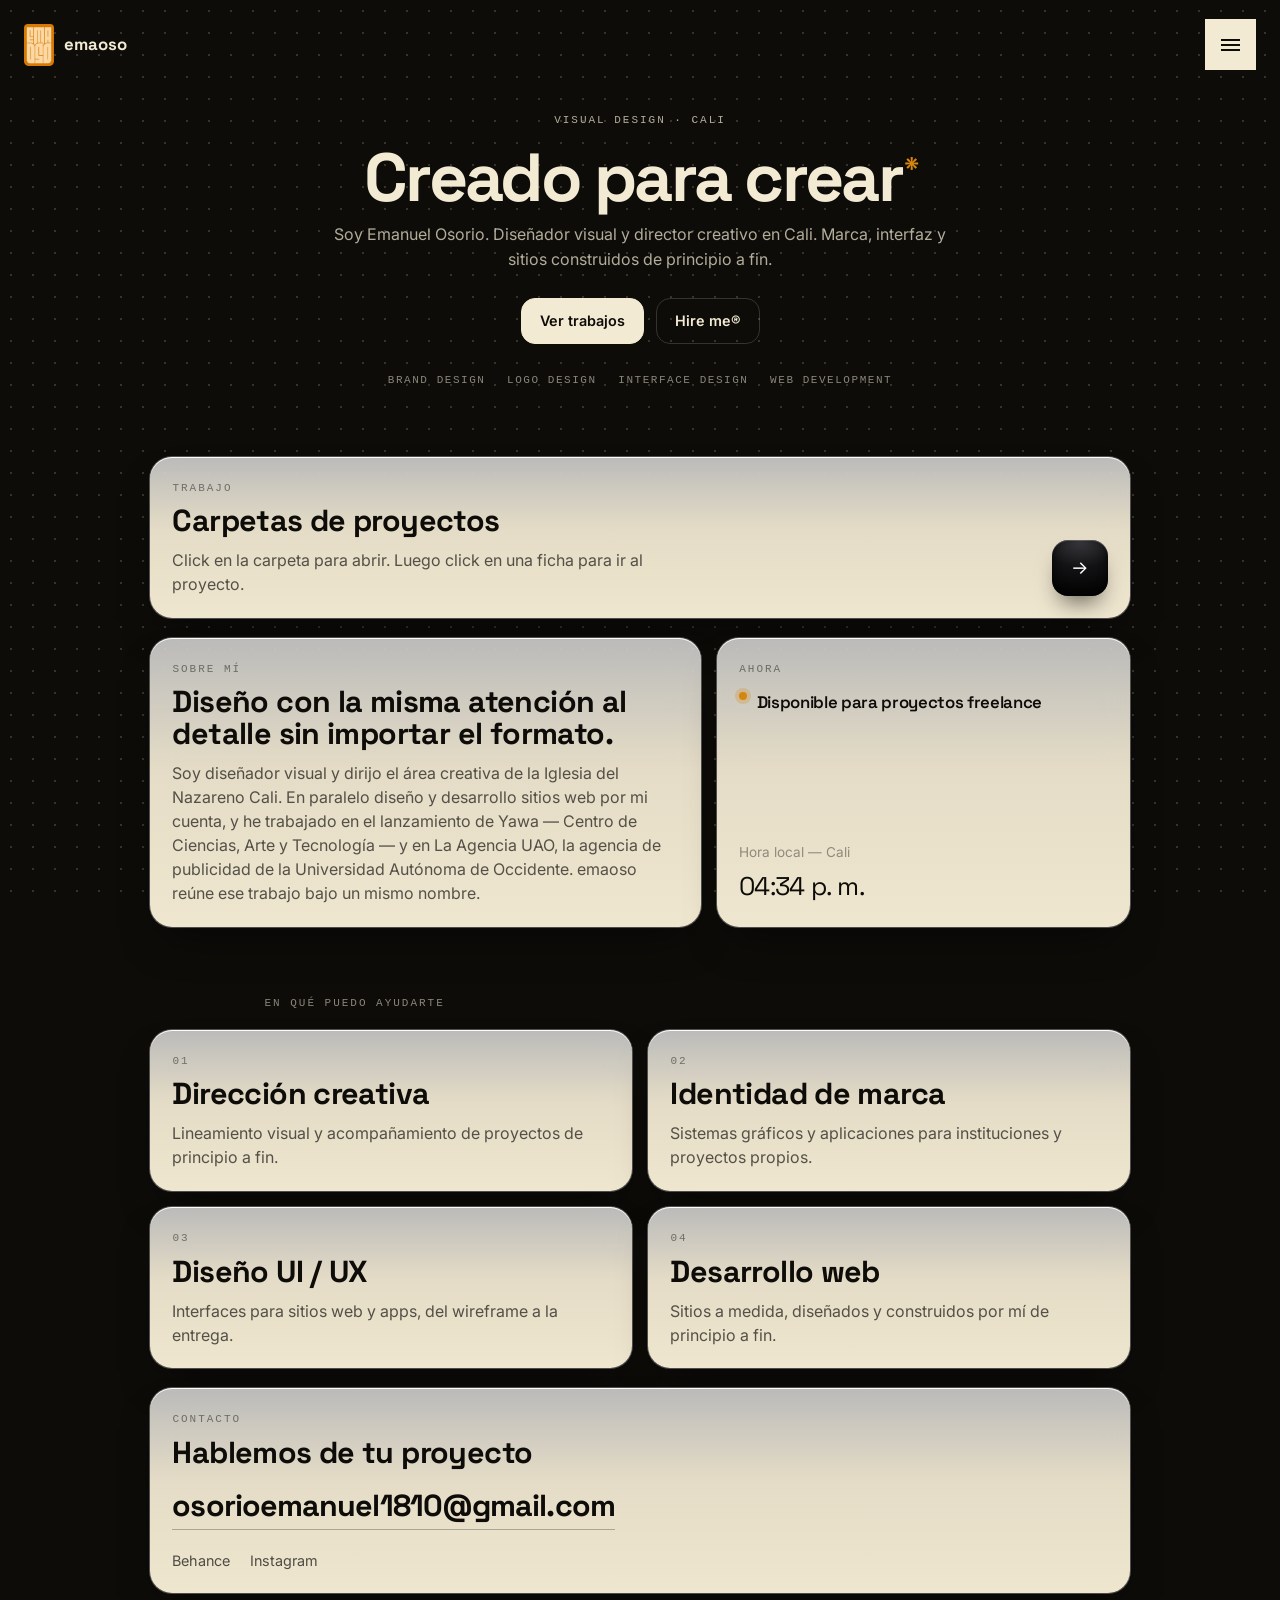
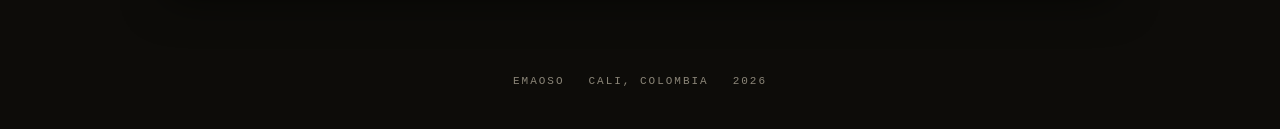
<file: index.html>
<!DOCTYPE html>
<html lang="es">
<head>
<meta charset="UTF-8">
<meta name="viewport" content="width=device-width, initial-scale=1">
<title>emaoso</title>
<meta name="description" content="Portafolio de Emanuel Osorio (emaoso): diseño visual, dirección creativa, UI/UX y desarrollo web desde Cali, Colombia.">
<link rel="icon" href="assets/favicon.png">
<link rel="preconnect" href="https://fonts.googleapis.com">
<link rel="preconnect" href="https://fonts.gstatic.com" crossorigin>
<link href="https://fonts.googleapis.com/css2?family=Space+Grotesk:wght@500;700&family=Inter:wght@400;500;600&display=swap" rel="stylesheet">
<link rel="stylesheet" href="css/style.css">
</head>
<body>

<a class="skip-link" href="#principal">Saltar al contenido</a>

<header class="chrome-top">
  <a class="brand" href="index.html" aria-label="emaoso, inicio">
    <img src="assets/emaoso-mark.png" alt="" class="brand-mark">
    <span>emaoso</span>
  </a>
  <button class="menu-toggle" id="menuToggle" aria-expanded="false" aria-controls="menuOverlay" aria-label="Abrir menú">
    <span class="bars" aria-hidden="true"></span>
  </button>
</header>

<div class="menu-overlay" id="menuOverlay" role="dialog" aria-modal="true" aria-label="Menú de navegación">
  <div class="menu-backdrop"></div>
  <div class="menu-panel">
    <div class="menu-panel-head">
      <span>emaoso</span>
      <button class="menu-close" id="menuClose" aria-label="Cerrar menú">×</button>
    </div>
    <nav class="menu-nav">
      <a href="index.html"><span class="num">01</span> Inicio</a>
      <a href="work.html"><span class="num">02</span> Trabajo</a>
      <a href="index.html#sobre-mi"><span class="num">03</span> Sobre mí</a>
      <a href="index.html#servicios"><span class="num">04</span> Servicios</a>
      <a href="index.html#contacto"><span class="num">05</span> Contacto</a>
    </nav>
    <div class="menu-panel-foot">
      <a href="mailto:osorioemanuel1810@gmail.com">Email</a>
      <a href="https://www.behance.net/emanuelosorio2">Behance</a>
    </div>
  </div>
</div>

<main id="principal" class="desk">

  <div class="intro intro--home">
    <p class="kicker">Visual design · Cali</p>
    <h1>Creado para crear<span class="mark" aria-hidden="true">*</span></h1>
    <p class="lede">
      Soy Emanuel Osorio. Diseñador visual y director creativo
      en Cali. Marca, interfaz y sitios construidos de principio a fin.
    </p>
    <div class="desk-actions">
      <a class="btn-primary" href="work.html">Ver trabajos</a>
      <a class="btn-ghost" href="mailto:osorioemanuel1810@gmail.com">Hire me®</a>
    </div>
    <ul class="skill-row" aria-label="Servicios">
      <li>Brand design</li>
      <li>Logo design</li>
      <li>Interface design</li>
      <li>Web development</li>
    </ul>
  </div>

  <div class="band">
    <a class="sheet sheet-link" href="work.html">
      <div>
        <p class="kicker">Trabajo</p>
        <h2>Carpetas de proyectos</h2>
        <p>Click en la carpeta para abrir. Luego click en una ficha para ir al proyecto.</p>
      </div>
      <span class="sheet-go" aria-hidden="true">→</span>
    </a>
  </div>

  <section class="band sheet-grid sheet-grid--split" id="sobre-mi">
    <article class="sheet">
      <p class="kicker">Sobre mí</p>
      <h2>Diseño con la misma atención al detalle sin importar el formato.</h2>
      <p>
        Soy diseñador visual y dirijo el área creativa de la Iglesia del
        Nazareno Cali. En paralelo diseño y desarrollo sitios web por mi
        cuenta, y he trabajado en el lanzamiento de Yawa — Centro de
        Ciencias, Arte y Tecnología — y en La Agencia UAO, la agencia de
        publicidad de la Universidad Autónoma de Occidente. emaoso reúne
        ese trabajo bajo un mismo nombre.
      </p>
    </article>
    <article class="sheet">
      <p class="kicker">Ahora</p>
      <p class="status">
        <span class="dot" aria-hidden="true"></span>
        Disponible para proyectos freelance
      </p>
      <p class="local-clock">
        <span>Hora local — Cali</span>
        <time id="localTime">--:--</time>
      </p>
    </article>
  </section>

  <section class="band" id="servicios">
    <p class="hint">En qué puedo ayudarte</p>
    <ul class="sheet-grid sheet-grid--services">
      <li class="sheet">
        <p class="kicker">01</p>
        <h3>Dirección creativa</h3>
        <p>Lineamiento visual y acompañamiento de proyectos de principio a fin.</p>
      </li>
      <li class="sheet">
        <p class="kicker">02</p>
        <h3>Identidad de marca</h3>
        <p>Sistemas gráficos y aplicaciones para instituciones y proyectos propios.</p>
      </li>
      <li class="sheet">
        <p class="kicker">03</p>
        <h3>Diseño UI / UX</h3>
        <p>Interfaces para sitios web y apps, del wireframe a la entrega.</p>
      </li>
      <li class="sheet">
        <p class="kicker">04</p>
        <h3>Desarrollo web</h3>
        <p>Sitios a medida, diseñados y construidos por mí de principio a fin.</p>
      </li>
    </ul>
  </section>

  <section class="band" id="contacto">
    <article class="sheet">
      <p class="kicker">Contacto</p>
      <h2>Hablemos de tu proyecto</h2>
      <a class="contacto-email" href="mailto:osorioemanuel1810@gmail.com">osorioemanuel1810@gmail.com</a>
      <ul class="social-list">
        <li><a href="https://www.behance.net/emanuelosorio2">Behance</a></li>
        <li><a href="#">Instagram</a></li>
      </ul>
    </article>
  </section>

</main>

<footer class="site-footer">
  <span>emaoso</span>
  <span>Cali, Colombia</span>
  <span id="year"></span>
</footer>

<script src="js/main.js"></script>
</body>
</html>
</file>
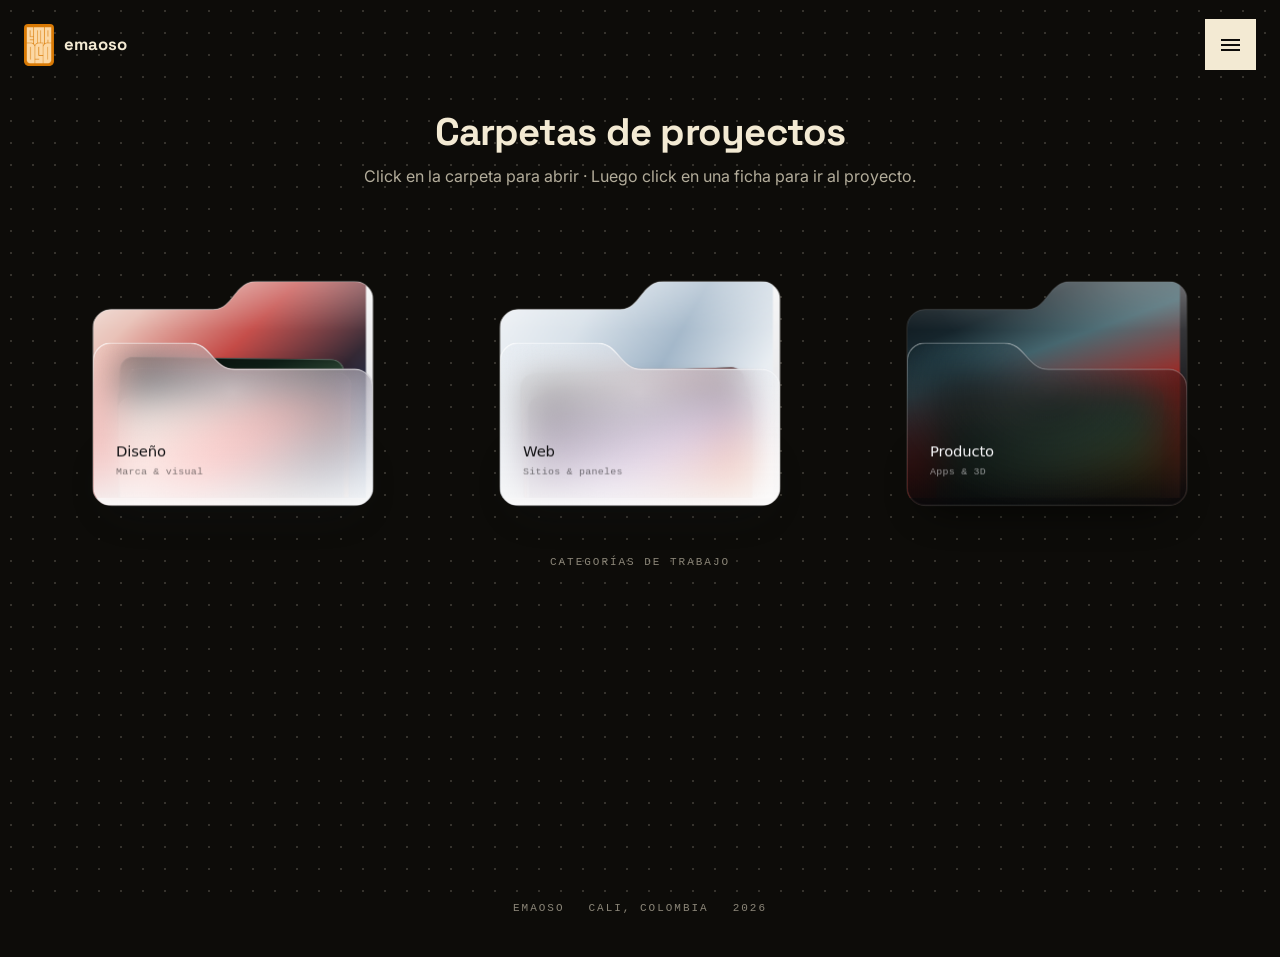
<file: work.html>
<!DOCTYPE html>
<html lang="es">
<head>
  <meta charset="UTF-8" />
  <meta name="viewport" content="width=device-width, initial-scale=1" />
  <title>Trabajo — emaoso</title>
  <meta name="description" content="Carpetas de proyectos de emaoso: diseño, web y producto.">
  <link rel="icon" href="assets/favicon.png">
  <link rel="preconnect" href="https://fonts.googleapis.com">
  <link rel="preconnect" href="https://fonts.gstatic.com" crossorigin>
  <link href="https://fonts.googleapis.com/css2?family=Space+Grotesk:wght@500;700&family=Inter:wght@400;500;600&display=swap" rel="stylesheet">
  <link rel="stylesheet" href="css/style.css" />
  <link rel="stylesheet" href="css/glass-folder.css" />
</head>
<body>

<a class="skip-link" href="#principal">Saltar al contenido</a>

<header class="chrome-top">
  <a class="brand" href="index.html" aria-label="emaoso, inicio">
    <img src="assets/emaoso-mark.png" alt="" class="brand-mark">
    <span>emaoso</span>
  </a>
  <button class="menu-toggle" id="menuToggle" aria-expanded="false" aria-controls="menuOverlay" aria-label="Abrir menú">
    <span class="bars" aria-hidden="true"></span>
  </button>
</header>

<div class="menu-overlay" id="menuOverlay" role="dialog" aria-modal="true" aria-label="Menú de navegación">
  <div class="menu-backdrop"></div>
  <div class="menu-panel">
    <div class="menu-panel-head">
      <span>emaoso</span>
      <button class="menu-close" id="menuClose" aria-label="Cerrar menú">×</button>
    </div>
    <nav class="menu-nav">
      <a href="index.html"><span class="num">01</span> Inicio</a>
      <a href="work.html"><span class="num">02</span> Trabajo</a>
      <a href="index.html#sobre-mi"><span class="num">03</span> Sobre mí</a>
      <a href="index.html#servicios"><span class="num">04</span> Servicios</a>
      <a href="index.html#contacto"><span class="num">05</span> Contacto</a>
    </nav>
    <div class="menu-panel-foot">
      <a href="mailto:osorioemanuel1810@gmail.com">Email</a>
      <a href="https://www.behance.net/emanuelosorio2">Behance</a>
    </div>
  </div>
</div>

<main id="principal">
  <div class="desk">
    <div class="intro">
      <h1>Carpetas de proyectos</h1>
      <p>
        Click en la carpeta para abrir · Luego click en una ficha para ir al proyecto.
      </p>
    </div>

    <div class="folder-row">
      <div id="folder-diseno"></div>
      <div id="folder-web"></div>
      <div id="folder-producto"></div>
    </div>

    <p class="hint">Categorías de trabajo</p>
  </div>
</main>

<footer class="site-footer">
  <span>emaoso</span>
  <span>Cali, Colombia</span>
  <span id="year"></span>
</footer>

<!-- 1) Librería primero -->
<script src="js/main.js"></script>
<script src="js/glass-folder.js"></script>
<!-- 2) Luego montas las carpetas AQUÍ (no dentro de glass-folder.js) -->
<script>
  GlassFolder.mount("#folder-diseno", {
    label: "Diseño",
    meta: "Marca & visual",
    art: "aurora",
    width: 280,
    action: "none",
    labelPlacement: "bottom-left",
    files: [
      {
        name: "Yawa — Mupis",
        meta: "Propuesta de diseño",
        art: "verdant",
        href: "proyectos/yawa.html",
      },
      {
        name: "La Agencia UAO",
        meta: "Gráfica · 2025",
        art: "dusk",
        href: "proyectos/agencia-uao.html",
      },
      {
        name: "Identidad INZOKA",
        meta: "Sistema visual",
        art: "ember",
        href: "proyectos/inzoka.html",
      },
      {
        name: "Portfolio 2026",
        meta: "Libro 3D",
        art: "aurora",
        href: "proyectos/portfolio-2026.html",
      },
    ],
  });

  GlassFolder.mount("#folder-web", {
    label: "Web",
    meta: "Sitios & paneles",
    art: "glacier",
    width: 280,
    action: "none",
    labelPlacement: "bottom-left",
    files: [
      {
        name: "Iglesia del Nazareno",
        meta: "Renovación web",
        art: "aurora",
        // Página interna del case study + el sitio en vivo está enlazado ahí
        href: "proyectos/nazareno.html",
      },
      {
        name: "RedCREA — UNICAMACHO",
        meta: "Renovación web",
        art: "glacier",
        href: "proyectos/redcrea.html",
      },
      {
        name: "Panel Ruta Creativa",
        meta: "Panel de control",
        art: "dusk",
        href: "proyectos/ruta-creativa.html",
      },
    ],
  });

  GlassFolder.mount("#folder-producto", {
    label: "Producto",
    meta: "Apps & 3D",
    tone: "dark",
    art: "ember",
    width: 280,
    action: "none",
    labelPlacement: "bottom-left",
    files: [
      {
        name: "miEco",
        meta: "App finanzas",
        art: "ember",
        href: "proyectos/mieco.html",
      },
      {
        name: "Stills & Grade",
        meta: "Motion · 3D",
        art: "verdant",
        href: "proyectos/stills.html",
      },
    ],
  });
</script>
</body>
</html>
</file>
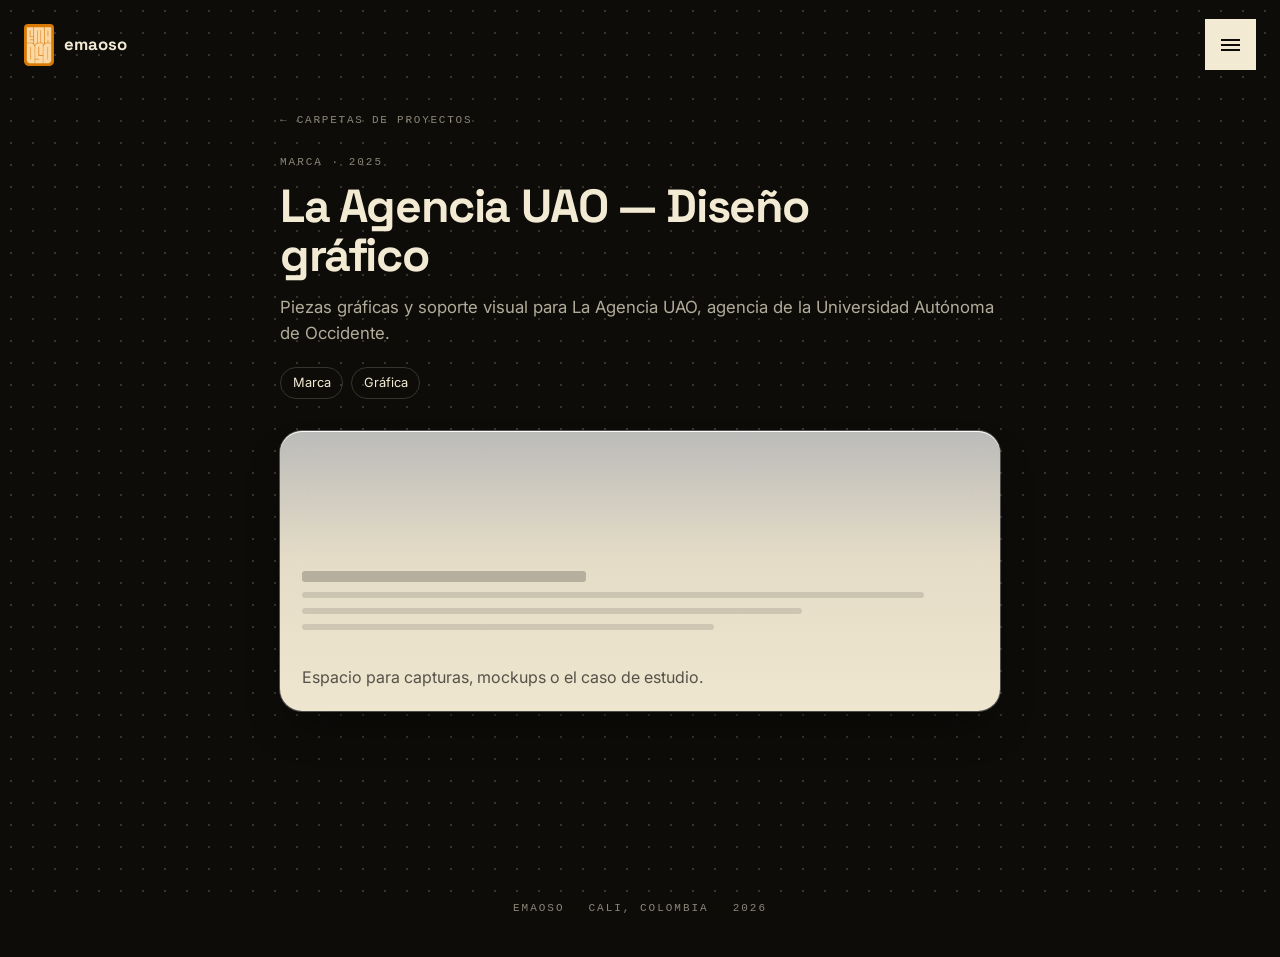
<file: proyectos/agencia-uao.html>
<!DOCTYPE html>
<html lang="es">
<head>
<meta charset="UTF-8">
<meta name="viewport" content="width=device-width, initial-scale=1">
<title>La Agencia UAO — Diseño gráfico — emaoso</title>
<meta name="description" content="Piezas gráficas y soporte visual para La Agencia UAO, agencia de la Universidad Autónoma de Occidente.">
<link rel="icon" href="../assets/favicon.png">
<link rel="preconnect" href="https://fonts.googleapis.com">
<link rel="preconnect" href="https://fonts.gstatic.com" crossorigin>
<link href="https://fonts.googleapis.com/css2?family=Space+Grotesk:wght@500;700&family=Inter:wght@400;500;600&display=swap" rel="stylesheet">
<link rel="stylesheet" href="../css/style.css">
</head>
<body>

<a class="skip-link" href="#principal">Saltar al contenido</a>

<header class="chrome-top">
  <a class="brand" href="../index.html" aria-label="emaoso, inicio">
    <img src="../assets/emaoso-mark.png" alt="" class="brand-mark">
    <span>emaoso</span>
  </a>
  <button class="menu-toggle" id="menuToggle" aria-expanded="false" aria-controls="menuOverlay" aria-label="Abrir menú">
    <span class="bars" aria-hidden="true"></span>
  </button>
</header>

<div class="menu-overlay" id="menuOverlay" role="dialog" aria-modal="true" aria-label="Menú de navegación">
  <div class="menu-backdrop"></div>
  <div class="menu-panel">
    <div class="menu-panel-head">
      <span>emaoso</span>
      <button class="menu-close" id="menuClose" aria-label="Cerrar menú">×</button>
    </div>
    <nav class="menu-nav">
      <a href="../index.html"><span class="num">01</span> Inicio</a>
      <a href="../work.html"><span class="num">02</span> Trabajo</a>
      <a href="../index.html#sobre-mi"><span class="num">03</span> Sobre mí</a>
      <a href="../index.html#servicios"><span class="num">04</span> Servicios</a>
      <a href="../index.html#contacto"><span class="num">05</span> Contacto</a>
    </nav>
    <div class="menu-panel-foot">
      <a href="mailto:osorioemanuel1810@gmail.com">Email</a>
      <a href="https://www.behance.net/emanuelosorio2">Behance</a>
    </div>
  </div>
</div>

<main id="principal" class="desk">
  <article class="case">
    <a class="back-link" href="../work.html">← Carpetas de proyectos</a>
    <p class="kicker">Marca · 2025</p>
    <h1>La Agencia UAO — Diseño gráfico</h1>
    <p class="lede">Piezas gráficas y soporte visual para La Agencia UAO, agencia de la Universidad Autónoma de Occidente.</p>
    <ul class="project-tags">
      <li>Marca</li>
      <li>Gráfica</li>
    </ul>
    
    <div class="sheet case-sheet">
      <div class="faux-lines" aria-hidden="true"><i></i><i></i><i></i><i></i></div>
      <p>Espacio para capturas, mockups o el caso de estudio.</p>
    </div>
  </article>
</main>

<footer class="site-footer">
  <span>emaoso</span>
  <span>Cali, Colombia</span>
  <span id="year"></span>
</footer>

<script src="../js/main.js"></script>
</body>
</html>
</file>
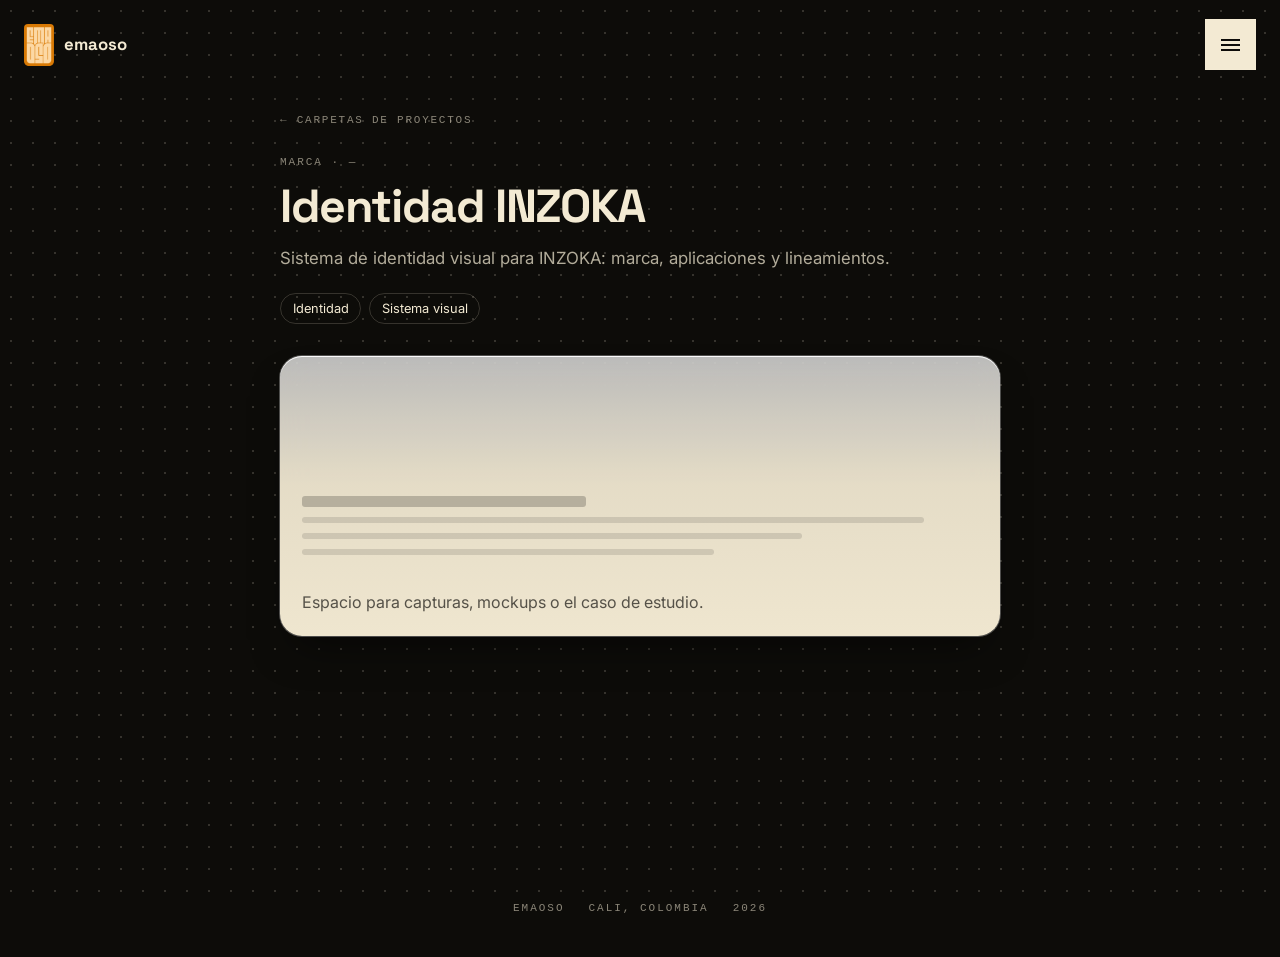
<file: proyectos/inzoka.html>
<!DOCTYPE html>
<html lang="es">
<head>
<meta charset="UTF-8">
<meta name="viewport" content="width=device-width, initial-scale=1">
<title>Identidad INZOKA — emaoso</title>
<meta name="description" content="Sistema de identidad visual para INZOKA: marca, aplicaciones y lineamientos.">
<link rel="icon" href="../assets/favicon.png">
<link rel="preconnect" href="https://fonts.googleapis.com">
<link rel="preconnect" href="https://fonts.gstatic.com" crossorigin>
<link href="https://fonts.googleapis.com/css2?family=Space+Grotesk:wght@500;700&family=Inter:wght@400;500;600&display=swap" rel="stylesheet">
<link rel="stylesheet" href="../css/style.css">
</head>
<body>

<a class="skip-link" href="#principal">Saltar al contenido</a>

<header class="chrome-top">
  <a class="brand" href="../index.html" aria-label="emaoso, inicio">
    <img src="../assets/emaoso-mark.png" alt="" class="brand-mark">
    <span>emaoso</span>
  </a>
  <button class="menu-toggle" id="menuToggle" aria-expanded="false" aria-controls="menuOverlay" aria-label="Abrir menú">
    <span class="bars" aria-hidden="true"></span>
  </button>
</header>

<div class="menu-overlay" id="menuOverlay" role="dialog" aria-modal="true" aria-label="Menú de navegación">
  <div class="menu-backdrop"></div>
  <div class="menu-panel">
    <div class="menu-panel-head">
      <span>emaoso</span>
      <button class="menu-close" id="menuClose" aria-label="Cerrar menú">×</button>
    </div>
    <nav class="menu-nav">
      <a href="../index.html"><span class="num">01</span> Inicio</a>
      <a href="../work.html"><span class="num">02</span> Trabajo</a>
      <a href="../index.html#sobre-mi"><span class="num">03</span> Sobre mí</a>
      <a href="../index.html#servicios"><span class="num">04</span> Servicios</a>
      <a href="../index.html#contacto"><span class="num">05</span> Contacto</a>
    </nav>
    <div class="menu-panel-foot">
      <a href="mailto:osorioemanuel1810@gmail.com">Email</a>
      <a href="https://www.behance.net/emanuelosorio2">Behance</a>
    </div>
  </div>
</div>

<main id="principal" class="desk">
  <article class="case">
    <a class="back-link" href="../work.html">← Carpetas de proyectos</a>
    <p class="kicker">Marca · —</p>
    <h1>Identidad INZOKA</h1>
    <p class="lede">Sistema de identidad visual para INZOKA: marca, aplicaciones y lineamientos.</p>
    <ul class="project-tags">
      <li>Identidad</li>
      <li>Sistema visual</li>
    </ul>
    
    <div class="sheet case-sheet">
      <div class="faux-lines" aria-hidden="true"><i></i><i></i><i></i><i></i></div>
      <p>Espacio para capturas, mockups o el caso de estudio.</p>
    </div>
  </article>
</main>

<footer class="site-footer">
  <span>emaoso</span>
  <span>Cali, Colombia</span>
  <span id="year"></span>
</footer>

<script src="../js/main.js"></script>
</body>
</html>
</file>
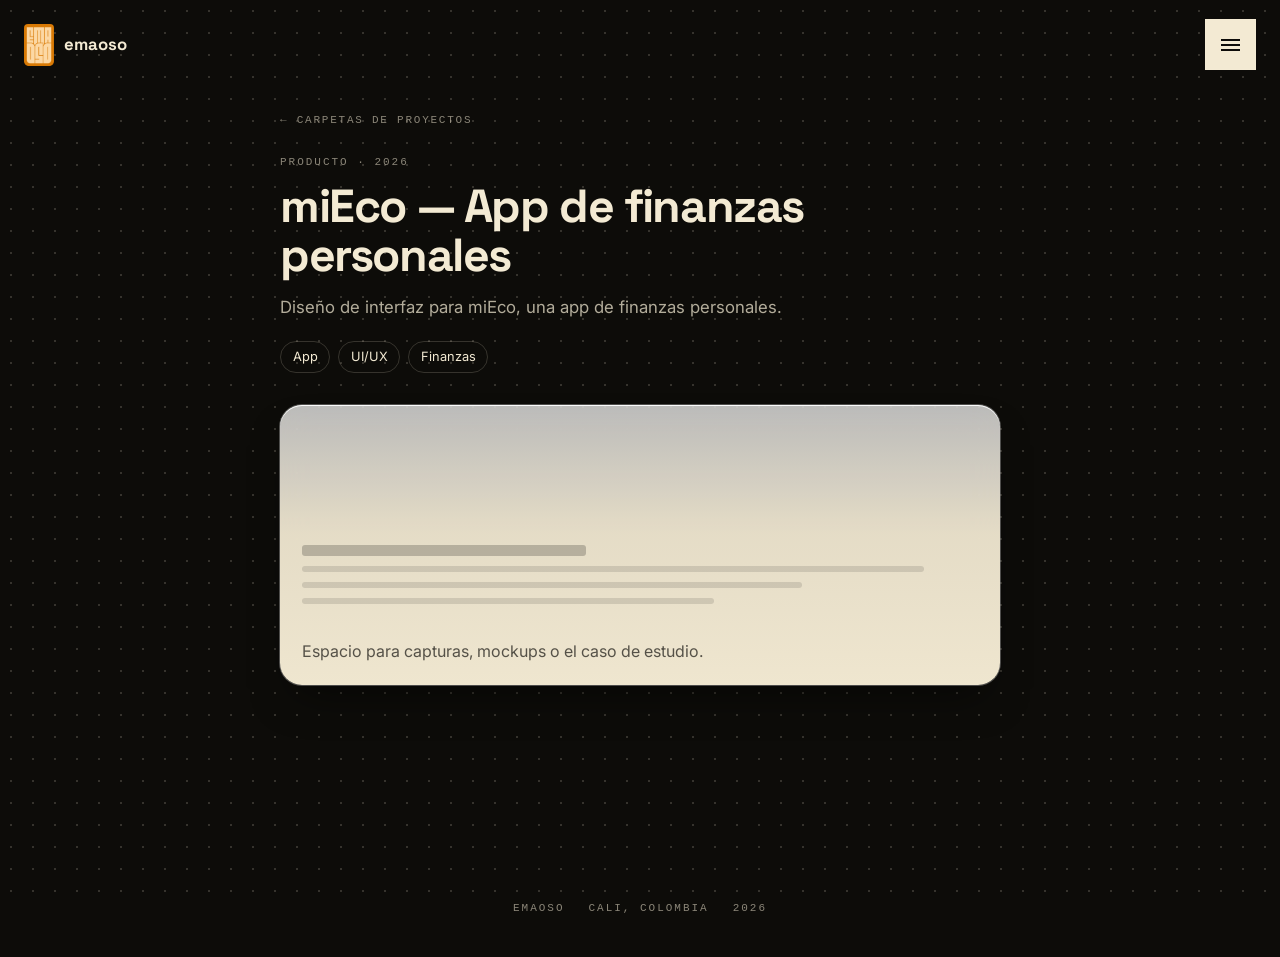
<file: proyectos/mieco.html>
<!DOCTYPE html>
<html lang="es">
<head>
<meta charset="UTF-8">
<meta name="viewport" content="width=device-width, initial-scale=1">
<title>miEco — App de finanzas personales — emaoso</title>
<meta name="description" content="Diseño de interfaz para miEco, una app de finanzas personales.">
<link rel="icon" href="../assets/favicon.png">
<link rel="preconnect" href="https://fonts.googleapis.com">
<link rel="preconnect" href="https://fonts.gstatic.com" crossorigin>
<link href="https://fonts.googleapis.com/css2?family=Space+Grotesk:wght@500;700&family=Inter:wght@400;500;600&display=swap" rel="stylesheet">
<link rel="stylesheet" href="../css/style.css">
</head>
<body>

<a class="skip-link" href="#principal">Saltar al contenido</a>

<header class="chrome-top">
  <a class="brand" href="../index.html" aria-label="emaoso, inicio">
    <img src="../assets/emaoso-mark.png" alt="" class="brand-mark">
    <span>emaoso</span>
  </a>
  <button class="menu-toggle" id="menuToggle" aria-expanded="false" aria-controls="menuOverlay" aria-label="Abrir menú">
    <span class="bars" aria-hidden="true"></span>
  </button>
</header>

<div class="menu-overlay" id="menuOverlay" role="dialog" aria-modal="true" aria-label="Menú de navegación">
  <div class="menu-backdrop"></div>
  <div class="menu-panel">
    <div class="menu-panel-head">
      <span>emaoso</span>
      <button class="menu-close" id="menuClose" aria-label="Cerrar menú">×</button>
    </div>
    <nav class="menu-nav">
      <a href="../index.html"><span class="num">01</span> Inicio</a>
      <a href="../work.html"><span class="num">02</span> Trabajo</a>
      <a href="../index.html#sobre-mi"><span class="num">03</span> Sobre mí</a>
      <a href="../index.html#servicios"><span class="num">04</span> Servicios</a>
      <a href="../index.html#contacto"><span class="num">05</span> Contacto</a>
    </nav>
    <div class="menu-panel-foot">
      <a href="mailto:osorioemanuel1810@gmail.com">Email</a>
      <a href="https://www.behance.net/emanuelosorio2">Behance</a>
    </div>
  </div>
</div>

<main id="principal" class="desk">
  <article class="case">
    <a class="back-link" href="../work.html">← Carpetas de proyectos</a>
    <p class="kicker">Producto · 2026</p>
    <h1>miEco — App de finanzas personales</h1>
    <p class="lede">Diseño de interfaz para miEco, una app de finanzas personales.</p>
    <ul class="project-tags">
      <li>App</li>
      <li>UI/UX</li>
      <li>Finanzas</li>
    </ul>
    
    <div class="sheet case-sheet">
      <div class="faux-lines" aria-hidden="true"><i></i><i></i><i></i><i></i></div>
      <p>Espacio para capturas, mockups o el caso de estudio.</p>
    </div>
  </article>
</main>

<footer class="site-footer">
  <span>emaoso</span>
  <span>Cali, Colombia</span>
  <span id="year"></span>
</footer>

<script src="../js/main.js"></script>
</body>
</html>
</file>
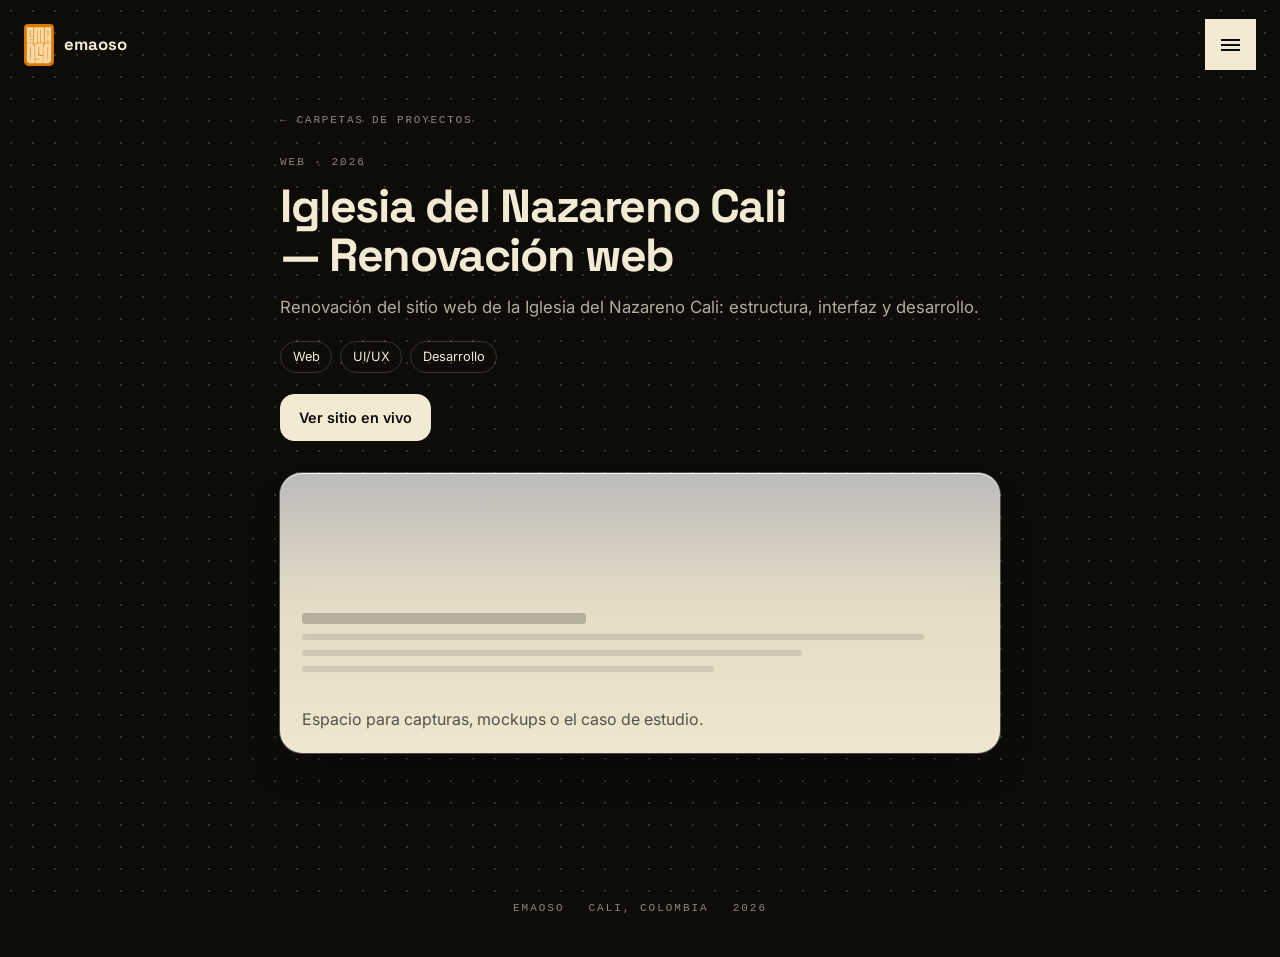
<file: proyectos/nazareno.html>
<!DOCTYPE html>
<html lang="es">
<head>
<meta charset="UTF-8">
<meta name="viewport" content="width=device-width, initial-scale=1">
<title>Iglesia del Nazareno Cali — Renovación web — emaoso</title>
<meta name="description" content="Renovación del sitio web de la Iglesia del Nazareno Cali: estructura, interfaz y desarrollo.">
<link rel="icon" href="../assets/favicon.png">
<link rel="preconnect" href="https://fonts.googleapis.com">
<link rel="preconnect" href="https://fonts.gstatic.com" crossorigin>
<link href="https://fonts.googleapis.com/css2?family=Space+Grotesk:wght@500;700&family=Inter:wght@400;500;600&display=swap" rel="stylesheet">
<link rel="stylesheet" href="../css/style.css">
</head>
<body>

<a class="skip-link" href="#principal">Saltar al contenido</a>

<header class="chrome-top">
  <a class="brand" href="../index.html" aria-label="emaoso, inicio">
    <img src="../assets/emaoso-mark.png" alt="" class="brand-mark">
    <span>emaoso</span>
  </a>
  <button class="menu-toggle" id="menuToggle" aria-expanded="false" aria-controls="menuOverlay" aria-label="Abrir menú">
    <span class="bars" aria-hidden="true"></span>
  </button>
</header>

<div class="menu-overlay" id="menuOverlay" role="dialog" aria-modal="true" aria-label="Menú de navegación">
  <div class="menu-backdrop"></div>
  <div class="menu-panel">
    <div class="menu-panel-head">
      <span>emaoso</span>
      <button class="menu-close" id="menuClose" aria-label="Cerrar menú">×</button>
    </div>
    <nav class="menu-nav">
      <a href="../index.html"><span class="num">01</span> Inicio</a>
      <a href="../work.html"><span class="num">02</span> Trabajo</a>
      <a href="../index.html#sobre-mi"><span class="num">03</span> Sobre mí</a>
      <a href="../index.html#servicios"><span class="num">04</span> Servicios</a>
      <a href="../index.html#contacto"><span class="num">05</span> Contacto</a>
    </nav>
    <div class="menu-panel-foot">
      <a href="mailto:osorioemanuel1810@gmail.com">Email</a>
      <a href="https://www.behance.net/emanuelosorio2">Behance</a>
    </div>
  </div>
</div>

<main id="principal" class="desk">
  <article class="case">
    <a class="back-link" href="../work.html">← Carpetas de proyectos</a>
    <p class="kicker">Web · 2026</p>
    <h1>Iglesia del Nazareno Cali — Renovación web</h1>
    <p class="lede">Renovación del sitio web de la Iglesia del Nazareno Cali: estructura, interfaz y desarrollo.</p>
    <ul class="project-tags">
      <li>Web</li>
      <li>UI/UX</li>
      <li>Desarrollo</li>
    </ul>
    <div class="desk-actions">
      <a class="btn-primary" href="https://comunicacionesnzrn.github.io/Nazareno-Cali/index.html" target="_blank" rel="noopener noreferrer">Ver sitio en vivo</a>
    </div>
    <div class="sheet case-sheet">
      <div class="faux-lines" aria-hidden="true"><i></i><i></i><i></i><i></i></div>
      <p>Espacio para capturas, mockups o el caso de estudio.</p>
    </div>
  </article>
</main>

<footer class="site-footer">
  <span>emaoso</span>
  <span>Cali, Colombia</span>
  <span id="year"></span>
</footer>

<script src="../js/main.js"></script>
</body>
</html>
</file>
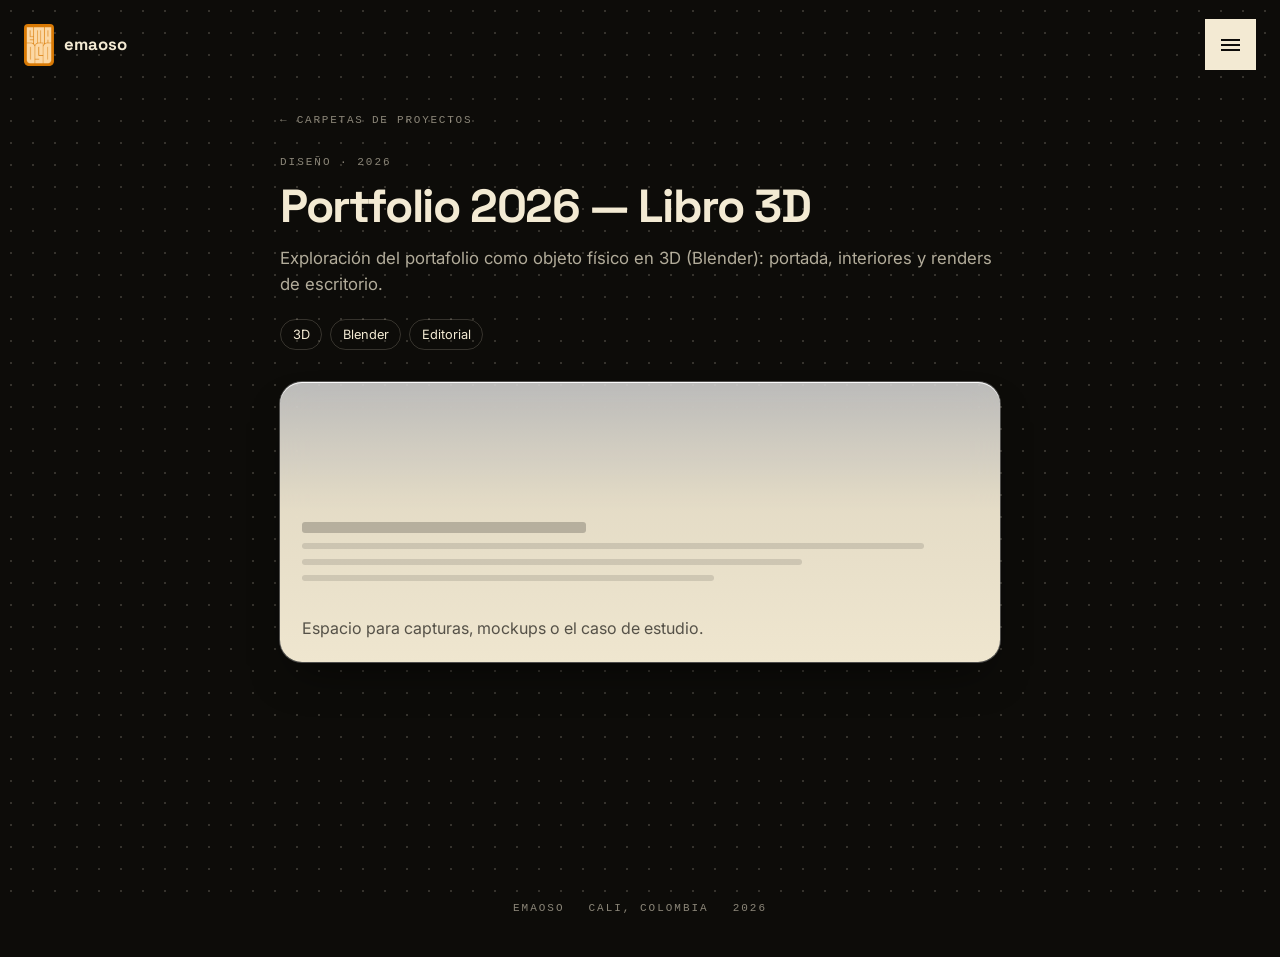
<file: proyectos/portfolio-2026.html>
<!DOCTYPE html>
<html lang="es">
<head>
<meta charset="UTF-8">
<meta name="viewport" content="width=device-width, initial-scale=1">
<title>Portfolio 2026 — Libro 3D — emaoso</title>
<meta name="description" content="Exploración del portafolio como objeto físico en 3D (Blender): portada, interiores y renders de escritorio.">
<link rel="icon" href="../assets/favicon.png">
<link rel="preconnect" href="https://fonts.googleapis.com">
<link rel="preconnect" href="https://fonts.gstatic.com" crossorigin>
<link href="https://fonts.googleapis.com/css2?family=Space+Grotesk:wght@500;700&family=Inter:wght@400;500;600&display=swap" rel="stylesheet">
<link rel="stylesheet" href="../css/style.css">
</head>
<body>

<a class="skip-link" href="#principal">Saltar al contenido</a>

<header class="chrome-top">
  <a class="brand" href="../index.html" aria-label="emaoso, inicio">
    <img src="../assets/emaoso-mark.png" alt="" class="brand-mark">
    <span>emaoso</span>
  </a>
  <button class="menu-toggle" id="menuToggle" aria-expanded="false" aria-controls="menuOverlay" aria-label="Abrir menú">
    <span class="bars" aria-hidden="true"></span>
  </button>
</header>

<div class="menu-overlay" id="menuOverlay" role="dialog" aria-modal="true" aria-label="Menú de navegación">
  <div class="menu-backdrop"></div>
  <div class="menu-panel">
    <div class="menu-panel-head">
      <span>emaoso</span>
      <button class="menu-close" id="menuClose" aria-label="Cerrar menú">×</button>
    </div>
    <nav class="menu-nav">
      <a href="../index.html"><span class="num">01</span> Inicio</a>
      <a href="../work.html"><span class="num">02</span> Trabajo</a>
      <a href="../index.html#sobre-mi"><span class="num">03</span> Sobre mí</a>
      <a href="../index.html#servicios"><span class="num">04</span> Servicios</a>
      <a href="../index.html#contacto"><span class="num">05</span> Contacto</a>
    </nav>
    <div class="menu-panel-foot">
      <a href="mailto:osorioemanuel1810@gmail.com">Email</a>
      <a href="https://www.behance.net/emanuelosorio2">Behance</a>
    </div>
  </div>
</div>

<main id="principal" class="desk">
  <article class="case">
    <a class="back-link" href="../work.html">← Carpetas de proyectos</a>
    <p class="kicker">Diseño · 2026</p>
    <h1>Portfolio 2026 — Libro 3D</h1>
    <p class="lede">Exploración del portafolio como objeto físico en 3D (Blender): portada, interiores y renders de escritorio.</p>
    <ul class="project-tags">
      <li>3D</li>
      <li>Blender</li>
      <li>Editorial</li>
    </ul>
    
    <div class="sheet case-sheet">
      <div class="faux-lines" aria-hidden="true"><i></i><i></i><i></i><i></i></div>
      <p>Espacio para capturas, mockups o el caso de estudio.</p>
    </div>
  </article>
</main>

<footer class="site-footer">
  <span>emaoso</span>
  <span>Cali, Colombia</span>
  <span id="year"></span>
</footer>

<script src="../js/main.js"></script>
</body>
</html>
</file>
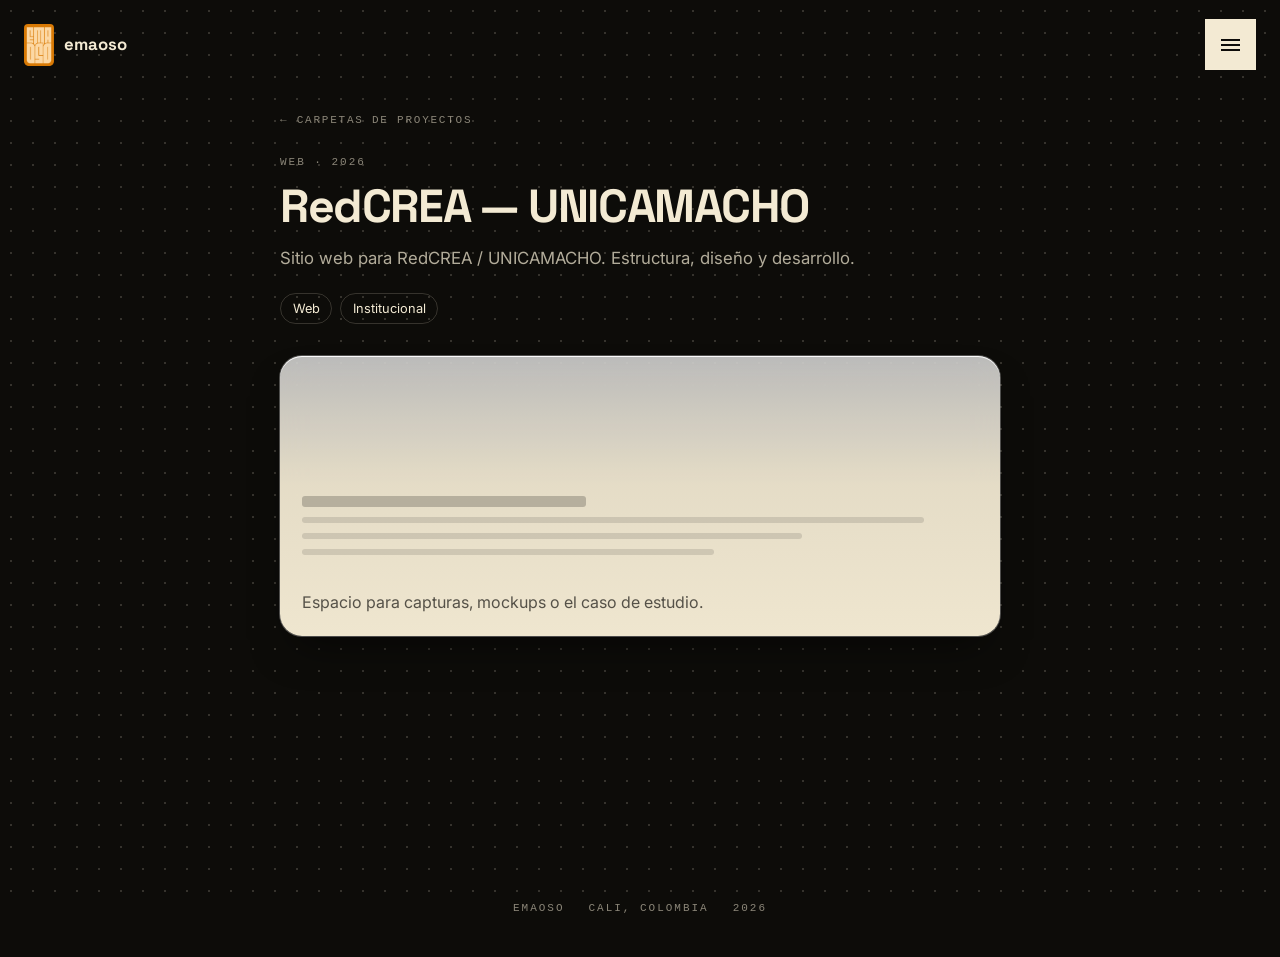
<file: proyectos/redcrea.html>
<!DOCTYPE html>
<html lang="es">
<head>
<meta charset="UTF-8">
<meta name="viewport" content="width=device-width, initial-scale=1">
<title>RedCREA — UNICAMACHO — emaoso</title>
<meta name="description" content="Sitio web para RedCREA / UNICAMACHO. Estructura, diseño y desarrollo.">
<link rel="icon" href="../assets/favicon.png">
<link rel="preconnect" href="https://fonts.googleapis.com">
<link rel="preconnect" href="https://fonts.gstatic.com" crossorigin>
<link href="https://fonts.googleapis.com/css2?family=Space+Grotesk:wght@500;700&family=Inter:wght@400;500;600&display=swap" rel="stylesheet">
<link rel="stylesheet" href="../css/style.css">
</head>
<body>

<a class="skip-link" href="#principal">Saltar al contenido</a>

<header class="chrome-top">
  <a class="brand" href="../index.html" aria-label="emaoso, inicio">
    <img src="../assets/emaoso-mark.png" alt="" class="brand-mark">
    <span>emaoso</span>
  </a>
  <button class="menu-toggle" id="menuToggle" aria-expanded="false" aria-controls="menuOverlay" aria-label="Abrir menú">
    <span class="bars" aria-hidden="true"></span>
  </button>
</header>

<div class="menu-overlay" id="menuOverlay" role="dialog" aria-modal="true" aria-label="Menú de navegación">
  <div class="menu-backdrop"></div>
  <div class="menu-panel">
    <div class="menu-panel-head">
      <span>emaoso</span>
      <button class="menu-close" id="menuClose" aria-label="Cerrar menú">×</button>
    </div>
    <nav class="menu-nav">
      <a href="../index.html"><span class="num">01</span> Inicio</a>
      <a href="../work.html"><span class="num">02</span> Trabajo</a>
      <a href="../index.html#sobre-mi"><span class="num">03</span> Sobre mí</a>
      <a href="../index.html#servicios"><span class="num">04</span> Servicios</a>
      <a href="../index.html#contacto"><span class="num">05</span> Contacto</a>
    </nav>
    <div class="menu-panel-foot">
      <a href="mailto:osorioemanuel1810@gmail.com">Email</a>
      <a href="https://www.behance.net/emanuelosorio2">Behance</a>
    </div>
  </div>
</div>

<main id="principal" class="desk">
  <article class="case">
    <a class="back-link" href="../work.html">← Carpetas de proyectos</a>
    <p class="kicker">Web · 2026</p>
    <h1>RedCREA — UNICAMACHO</h1>
    <p class="lede">Sitio web para RedCREA / UNICAMACHO. Estructura, diseño y desarrollo.</p>
    <ul class="project-tags">
      <li>Web</li>
      <li>Institucional</li>
    </ul>
    
    <div class="sheet case-sheet">
      <div class="faux-lines" aria-hidden="true"><i></i><i></i><i></i><i></i></div>
      <p>Espacio para capturas, mockups o el caso de estudio.</p>
    </div>
  </article>
</main>

<footer class="site-footer">
  <span>emaoso</span>
  <span>Cali, Colombia</span>
  <span id="year"></span>
</footer>

<script src="../js/main.js"></script>
</body>
</html>
</file>
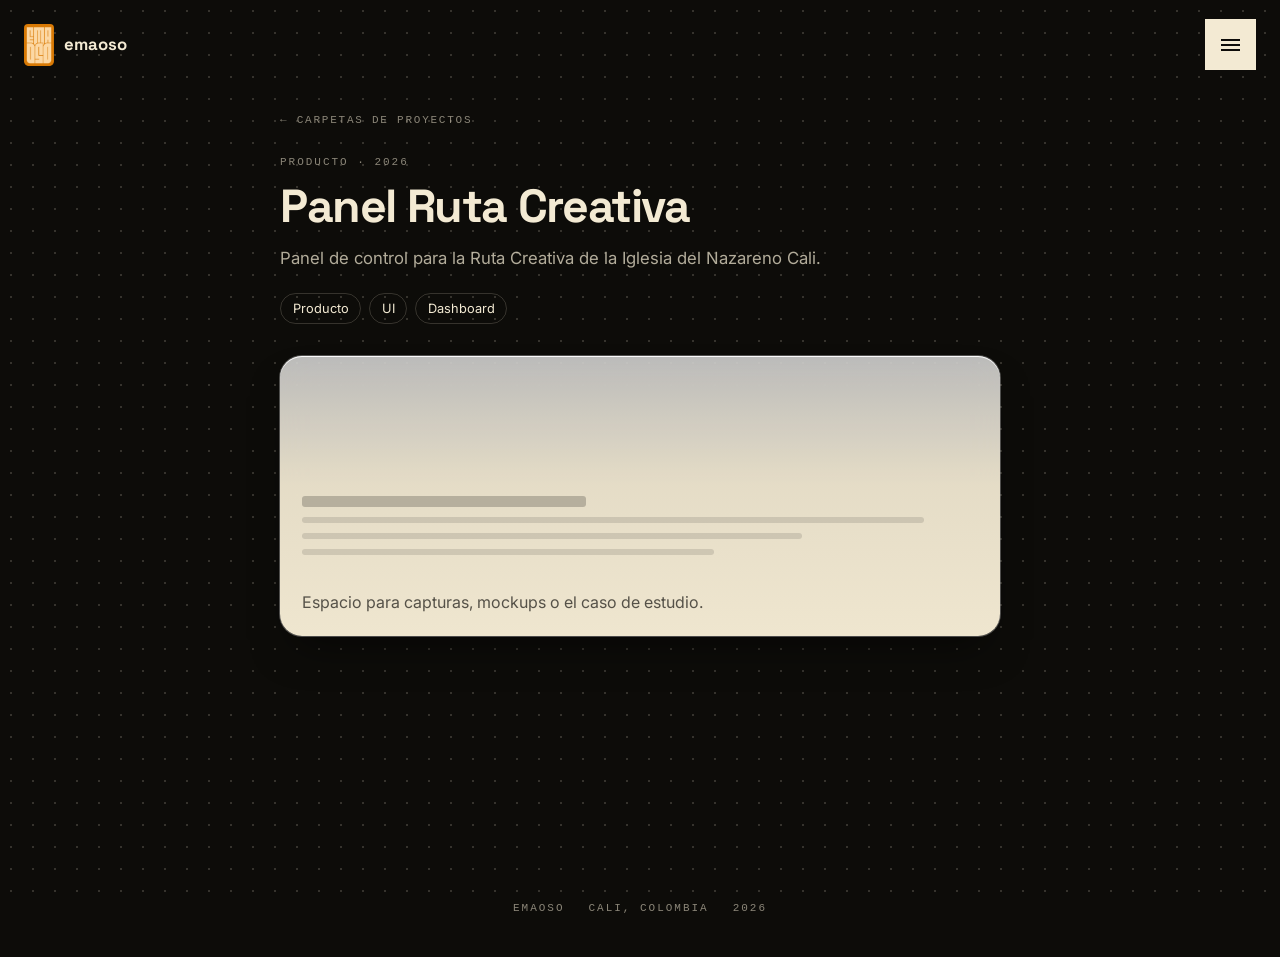
<file: proyectos/ruta-creativa.html>
<!DOCTYPE html>
<html lang="es">
<head>
<meta charset="UTF-8">
<meta name="viewport" content="width=device-width, initial-scale=1">
<title>Panel Ruta Creativa — emaoso</title>
<meta name="description" content="Panel de control para la Ruta Creativa de la Iglesia del Nazareno Cali.">
<link rel="icon" href="../assets/favicon.png">
<link rel="preconnect" href="https://fonts.googleapis.com">
<link rel="preconnect" href="https://fonts.gstatic.com" crossorigin>
<link href="https://fonts.googleapis.com/css2?family=Space+Grotesk:wght@500;700&family=Inter:wght@400;500;600&display=swap" rel="stylesheet">
<link rel="stylesheet" href="../css/style.css">
</head>
<body>

<a class="skip-link" href="#principal">Saltar al contenido</a>

<header class="chrome-top">
  <a class="brand" href="../index.html" aria-label="emaoso, inicio">
    <img src="../assets/emaoso-mark.png" alt="" class="brand-mark">
    <span>emaoso</span>
  </a>
  <button class="menu-toggle" id="menuToggle" aria-expanded="false" aria-controls="menuOverlay" aria-label="Abrir menú">
    <span class="bars" aria-hidden="true"></span>
  </button>
</header>

<div class="menu-overlay" id="menuOverlay" role="dialog" aria-modal="true" aria-label="Menú de navegación">
  <div class="menu-backdrop"></div>
  <div class="menu-panel">
    <div class="menu-panel-head">
      <span>emaoso</span>
      <button class="menu-close" id="menuClose" aria-label="Cerrar menú">×</button>
    </div>
    <nav class="menu-nav">
      <a href="../index.html"><span class="num">01</span> Inicio</a>
      <a href="../work.html"><span class="num">02</span> Trabajo</a>
      <a href="../index.html#sobre-mi"><span class="num">03</span> Sobre mí</a>
      <a href="../index.html#servicios"><span class="num">04</span> Servicios</a>
      <a href="../index.html#contacto"><span class="num">05</span> Contacto</a>
    </nav>
    <div class="menu-panel-foot">
      <a href="mailto:osorioemanuel1810@gmail.com">Email</a>
      <a href="https://www.behance.net/emanuelosorio2">Behance</a>
    </div>
  </div>
</div>

<main id="principal" class="desk">
  <article class="case">
    <a class="back-link" href="../work.html">← Carpetas de proyectos</a>
    <p class="kicker">Producto · 2026</p>
    <h1>Panel Ruta Creativa</h1>
    <p class="lede">Panel de control para la Ruta Creativa de la Iglesia del Nazareno Cali.</p>
    <ul class="project-tags">
      <li>Producto</li>
      <li>UI</li>
      <li>Dashboard</li>
    </ul>
    
    <div class="sheet case-sheet">
      <div class="faux-lines" aria-hidden="true"><i></i><i></i><i></i><i></i></div>
      <p>Espacio para capturas, mockups o el caso de estudio.</p>
    </div>
  </article>
</main>

<footer class="site-footer">
  <span>emaoso</span>
  <span>Cali, Colombia</span>
  <span id="year"></span>
</footer>

<script src="../js/main.js"></script>
</body>
</html>
</file>
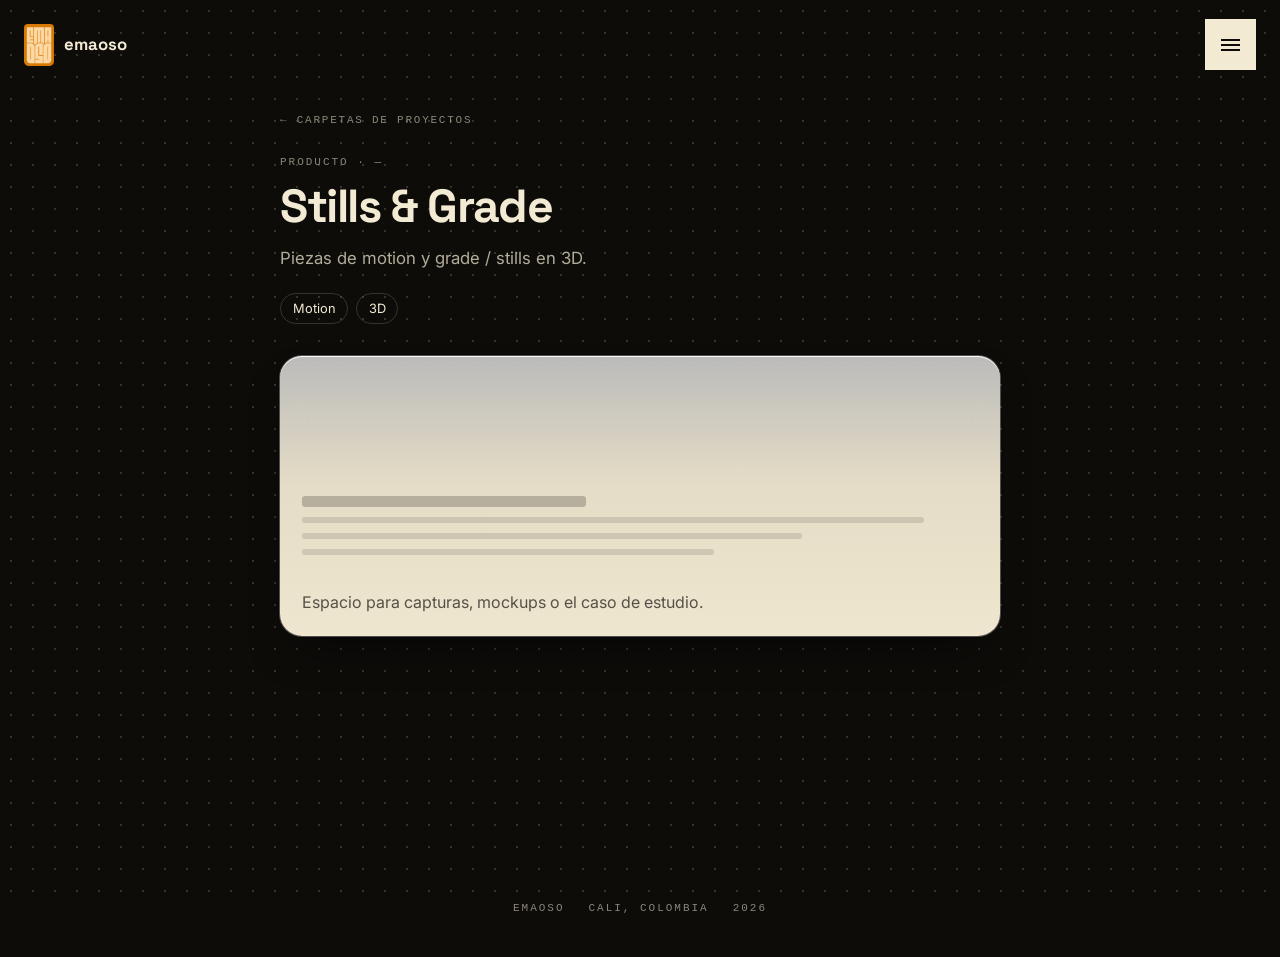
<file: proyectos/stills.html>
<!DOCTYPE html>
<html lang="es">
<head>
<meta charset="UTF-8">
<meta name="viewport" content="width=device-width, initial-scale=1">
<title>Stills &amp; Grade — emaoso</title>
<meta name="description" content="Piezas de motion y grade / stills en 3D.">
<link rel="icon" href="../assets/favicon.png">
<link rel="preconnect" href="https://fonts.googleapis.com">
<link rel="preconnect" href="https://fonts.gstatic.com" crossorigin>
<link href="https://fonts.googleapis.com/css2?family=Space+Grotesk:wght@500;700&family=Inter:wght@400;500;600&display=swap" rel="stylesheet">
<link rel="stylesheet" href="../css/style.css">
</head>
<body>

<a class="skip-link" href="#principal">Saltar al contenido</a>

<header class="chrome-top">
  <a class="brand" href="../index.html" aria-label="emaoso, inicio">
    <img src="../assets/emaoso-mark.png" alt="" class="brand-mark">
    <span>emaoso</span>
  </a>
  <button class="menu-toggle" id="menuToggle" aria-expanded="false" aria-controls="menuOverlay" aria-label="Abrir menú">
    <span class="bars" aria-hidden="true"></span>
  </button>
</header>

<div class="menu-overlay" id="menuOverlay" role="dialog" aria-modal="true" aria-label="Menú de navegación">
  <div class="menu-backdrop"></div>
  <div class="menu-panel">
    <div class="menu-panel-head">
      <span>emaoso</span>
      <button class="menu-close" id="menuClose" aria-label="Cerrar menú">×</button>
    </div>
    <nav class="menu-nav">
      <a href="../index.html"><span class="num">01</span> Inicio</a>
      <a href="../work.html"><span class="num">02</span> Trabajo</a>
      <a href="../index.html#sobre-mi"><span class="num">03</span> Sobre mí</a>
      <a href="../index.html#servicios"><span class="num">04</span> Servicios</a>
      <a href="../index.html#contacto"><span class="num">05</span> Contacto</a>
    </nav>
    <div class="menu-panel-foot">
      <a href="mailto:osorioemanuel1810@gmail.com">Email</a>
      <a href="https://www.behance.net/emanuelosorio2">Behance</a>
    </div>
  </div>
</div>

<main id="principal" class="desk">
  <article class="case">
    <a class="back-link" href="../work.html">← Carpetas de proyectos</a>
    <p class="kicker">Producto · —</p>
    <h1>Stills &amp; Grade</h1>
    <p class="lede">Piezas de motion y grade / stills en 3D.</p>
    <ul class="project-tags">
      <li>Motion</li>
      <li>3D</li>
    </ul>
    
    <div class="sheet case-sheet">
      <div class="faux-lines" aria-hidden="true"><i></i><i></i><i></i><i></i></div>
      <p>Espacio para capturas, mockups o el caso de estudio.</p>
    </div>
  </article>
</main>

<footer class="site-footer">
  <span>emaoso</span>
  <span>Cali, Colombia</span>
  <span id="year"></span>
</footer>

<script src="../js/main.js"></script>
</body>
</html>
</file>
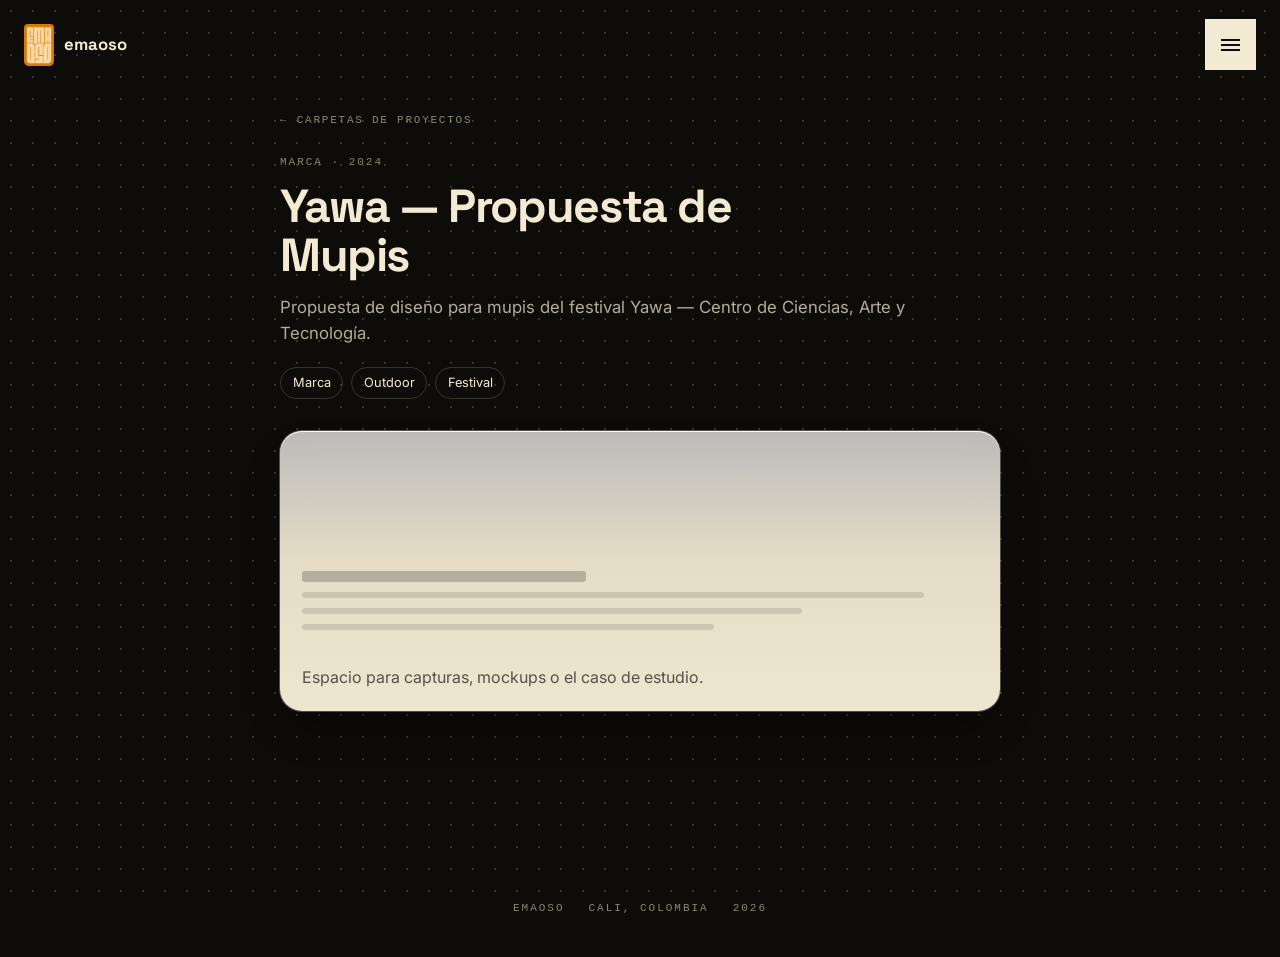
<file: proyectos/yawa.html>
<!DOCTYPE html>
<html lang="es">
<head>
<meta charset="UTF-8">
<meta name="viewport" content="width=device-width, initial-scale=1">
<title>Yawa — Propuesta de Mupis — emaoso</title>
<meta name="description" content="Propuesta de diseño para mupis del festival Yawa — Centro de Ciencias, Arte y Tecnología.">
<link rel="icon" href="../assets/favicon.png">
<link rel="preconnect" href="https://fonts.googleapis.com">
<link rel="preconnect" href="https://fonts.gstatic.com" crossorigin>
<link href="https://fonts.googleapis.com/css2?family=Space+Grotesk:wght@500;700&family=Inter:wght@400;500;600&display=swap" rel="stylesheet">
<link rel="stylesheet" href="../css/style.css">
</head>
<body>

<a class="skip-link" href="#principal">Saltar al contenido</a>

<header class="chrome-top">
  <a class="brand" href="../index.html" aria-label="emaoso, inicio">
    <img src="../assets/emaoso-mark.png" alt="" class="brand-mark">
    <span>emaoso</span>
  </a>
  <button class="menu-toggle" id="menuToggle" aria-expanded="false" aria-controls="menuOverlay" aria-label="Abrir menú">
    <span class="bars" aria-hidden="true"></span>
  </button>
</header>

<div class="menu-overlay" id="menuOverlay" role="dialog" aria-modal="true" aria-label="Menú de navegación">
  <div class="menu-backdrop"></div>
  <div class="menu-panel">
    <div class="menu-panel-head">
      <span>emaoso</span>
      <button class="menu-close" id="menuClose" aria-label="Cerrar menú">×</button>
    </div>
    <nav class="menu-nav">
      <a href="../index.html"><span class="num">01</span> Inicio</a>
      <a href="../work.html"><span class="num">02</span> Trabajo</a>
      <a href="../index.html#sobre-mi"><span class="num">03</span> Sobre mí</a>
      <a href="../index.html#servicios"><span class="num">04</span> Servicios</a>
      <a href="../index.html#contacto"><span class="num">05</span> Contacto</a>
    </nav>
    <div class="menu-panel-foot">
      <a href="mailto:osorioemanuel1810@gmail.com">Email</a>
      <a href="https://www.behance.net/emanuelosorio2">Behance</a>
    </div>
  </div>
</div>

<main id="principal" class="desk">
  <article class="case">
    <a class="back-link" href="../work.html">← Carpetas de proyectos</a>
    <p class="kicker">Marca · 2024</p>
    <h1>Yawa — Propuesta de Mupis</h1>
    <p class="lede">Propuesta de diseño para mupis del festival Yawa — Centro de Ciencias, Arte y Tecnología.</p>
    <ul class="project-tags">
      <li>Marca</li>
      <li>Outdoor</li>
      <li>Festival</li>
    </ul>
    
    <div class="sheet case-sheet">
      <div class="faux-lines" aria-hidden="true"><i></i><i></i><i></i><i></i></div>
      <p>Espacio para capturas, mockups o el caso de estudio.</p>
    </div>
  </article>
</main>

<footer class="site-footer">
  <span>emaoso</span>
  <span>Cali, Colombia</span>
  <span id="year"></span>
</footer>

<script src="../js/main.js"></script>
</body>
</html>
</file>
<file: css/style.css>
/* ---------- tokens ---------- */
:root{
  --ink:#0d0c09;
  --paper:#f3ead3;
  --orange:#d4860f;
  --line:rgba(243,234,211,.18);
  --sans:"Inter",system-ui,sans-serif;
  --display:"Space Grotesk",system-ui,sans-serif;
  --mono:ui-monospace,SFMono-Regular,Menlo,monospace;
  --maxw:1320px;
}

*,*::before,*::after{box-sizing:border-box;}
html{scroll-behavior:smooth;}
body{
  margin:0;
  background:var(--ink);
  color:var(--paper);
  font-family:var(--sans);
  line-height:1.5;
  -webkit-font-smoothing:antialiased;
}
body::before{
  content:"";
  position:fixed;
  inset:0;
  z-index:0;
  pointer-events:none;
  background-image:radial-gradient(color-mix(in srgb, var(--paper) 18%, transparent) 1.1px, transparent 1.4px);
  background-size:22px 22px;
}
h1,h2,h3{font-family:var(--display);line-height:1.05;margin:0;font-weight:700;letter-spacing:-0.02em;}
p{margin:0 0 1em;max-width:62ch;}
a{color:inherit;}
ul{margin:0;padding:0;list-style:none;}
img{max-width:100%;display:block;}
button{font:inherit;color:inherit;}

main,.site-footer{position:relative;z-index:1;}

.sr-only{position:absolute;width:1px;height:1px;overflow:hidden;clip:rect(0 0 0 0);}
.skip-link{
  position:absolute;left:1rem;top:-3rem;z-index:100;
  background:var(--paper);color:var(--ink);
  padding:.6em 1em;border-radius:.3em;transition:top .2s;
}
.skip-link:focus{top:1rem;}
:focus-visible{outline:2px solid var(--orange);outline-offset:3px;}

/* ---------- desk (work page surface) ---------- */
.desk{
  position:relative;
  min-height:100svh;
  padding:7rem 1.5rem 5rem;
  display:flex;
  flex-direction:column;
  align-items:center;
  overflow:hidden;
}

.intro{
  position:relative;
  width:min(36rem,100%);
  text-align:center;
  margin-bottom:3rem;
}
.intro h1{
  font-size:clamp(1.75rem,4vw,2.4rem);
  margin:0 0 .75rem;
  color:var(--paper);
}
.intro p,
.lede{
  margin:0;
  max-width:none;
  color:color-mix(in srgb, var(--paper) 72%, transparent);
  line-height:1.55;
}
.intro--home{
  width:min(40rem,100%);
}
.intro--home h1{
  font-size:clamp(2.5rem,6.4vw,4.25rem);
  letter-spacing:-0.04em;
  line-height:.96;
}
.intro .kicker{margin-bottom:1rem;}
.mark{
  color:var(--orange);
  font-size:.42em;
  vertical-align:super;
  margin-left:.06em;
}

.kicker,.hint{
  font-family:var(--mono);
  font-size:11px;
  letter-spacing:.18em;
  text-transform:uppercase;
  color:color-mix(in srgb, var(--paper) 55%, transparent);
}
.kicker{margin:0;}
.hint{
  position:relative;
  margin:3rem 0 0;
  text-align:center;
}

.desk-actions{
  display:flex;
  flex-wrap:wrap;
  justify-content:center;
  gap:.75rem;
  margin-top:1.6rem;
}
.btn-primary,.btn-ghost{
  display:inline-flex;
  align-items:center;
  justify-content:center;
  padding:.8em 1.25em;
  border-radius:14px;
  font-weight:600;
  font-size:.9rem;
  text-decoration:none;
  transition:background .2s,color .2s,border-color .2s,transform .2s;
}
.btn-primary{
  background:var(--paper);
  color:var(--ink);
  border:1px solid var(--paper);
}
.btn-primary:hover{background:var(--orange);border-color:var(--orange);}
.btn-ghost{
  background:transparent;
  border:1px solid var(--line);
}
.btn-ghost:hover{border-color:var(--orange);color:var(--orange);}

.skill-row{
  display:flex;
  flex-wrap:wrap;
  justify-content:center;
  gap:.55rem 1.35rem;
  margin:1.75rem 0 0;
  font-family:var(--mono);
  font-size:11px;
  letter-spacing:.14em;
  text-transform:uppercase;
  color:color-mix(in srgb, var(--paper) 55%, transparent);
}

/* ---------- glass sheets ---------- */
.band{
  width:min(980px,100%);
  margin-top:1.25rem;
}
.sheet-grid{
  display:grid;
  gap:1rem;
}
.sheet-grid--split{grid-template-columns:1.2fr .9fr;align-items:stretch;}
.sheet-grid--split .sheet:last-child{display:flex;flex-direction:column;}
.sheet-grid--split .local-clock{margin-top:auto;}
.sheet-grid--services{grid-template-columns:1fr 1fr;margin-top:1.15rem;}

.sheet{
  position:relative;
  border-radius:22px;
  padding:1.45rem 1.4rem 1.35rem;
  color:var(--ink);
  background:linear-gradient(180deg, rgba(255,255,255,.72) 0%, rgba(243,234,211,.94) 46%, #efe6cf 100%);
  box-shadow:
    inset 0 1px 0 rgba(255,255,255,.95),
    0 0 0 1px rgba(255,255,255,.28),
    0 22px 44px -18px rgba(0,0,0,.62);
  backdrop-filter:blur(18px) saturate(1.35);
  -webkit-backdrop-filter:blur(18px) saturate(1.35);
}
.sheet h2,.sheet h3{
  font-size:clamp(1.35rem,2.5vw,1.9rem);
  margin:.55rem 0 .7rem;
  color:var(--ink);
}
.sheet .kicker{color:color-mix(in srgb, var(--ink) 48%, transparent);}
.sheet p{
  margin:0;
  max-width:52ch;
  color:color-mix(in srgb, var(--ink) 68%, transparent);
}
.sheet-link{
  display:flex;
  align-items:flex-end;
  justify-content:space-between;
  gap:1.5rem;
  text-decoration:none;
  color:inherit;
  transition:transform .45s cubic-bezier(.2,.8,.2,1), box-shadow .45s;
}
.sheet-link:hover{
  transform:translateY(-6px);
  box-shadow:
    inset 0 1px 0 rgba(243,234,211,.4),
    0 0 0 1px rgba(243,234,211,.16),
    0 28px 50px -20px rgba(0,0,0,.8);
}
.sheet-go{
  flex:none;
  width:3.5rem;
  height:3.5rem;
  border-radius:16px;
  display:grid;
  place-items:center;
  font-size:1.15rem;
  color:#fff;
  background:radial-gradient(120% 90% at 50% 0%, #3a3a3f 0%, #121214 55%, #050506 100%);
  box-shadow:
    inset 0 1px 0 rgba(255,255,255,.22),
    inset 0 -3px 8px rgba(0,0,0,.7),
    0 14px 22px -8px rgba(0,0,0,.55);
  transition:transform .35s cubic-bezier(.34,1.36,.5,1);
}
.sheet-link:hover .sheet-go{transform:translateY(-2px);}

.status{
  display:flex;
  align-items:flex-start;
  gap:.6rem;
  margin:.85rem 0 1.1rem !important;
  max-width:none;
  color:var(--ink) !important;
  font-family:var(--display);
  font-weight:600;
  font-size:1.05rem;
  letter-spacing:-0.02em;
  line-height:1.35;
}
.status .dot{
  width:.5rem;height:.5rem;border-radius:50%;
  background:var(--orange);
  box-shadow:0 0 0 4px color-mix(in srgb, var(--orange) 25%, transparent);
  flex:none;
}
.local-clock{
  display:flex;
  flex-direction:column;
  gap:.3rem;
  font-size:.85rem;
}
.local-clock span{opacity:.6;}
.local-clock time{
  font-family:var(--display);
  font-size:1.6rem;
  letter-spacing:-0.03em;
  color:var(--ink);
}

.contacto-email{
  display:inline-block;
  margin:.2rem 0 1.25rem;
  font-family:var(--display);
  font-weight:700;
  font-size:clamp(1.25rem,3vw,1.9rem);
  letter-spacing:-0.03em;
  text-decoration:none;
  color:var(--ink);
  border-bottom:1px solid color-mix(in srgb, var(--ink) 28%, transparent);
  word-break:break-word;
}
.contacto-email:hover{border-color:var(--orange);color:var(--orange);}
.social-list{display:flex;flex-wrap:wrap;gap:1.25rem;font-size:.9rem;}
.social-list a{text-decoration:none;opacity:.7;}
.social-list a:hover{opacity:1;text-decoration:underline;}

/* ---------- folder grid (work.html) ---------- */
.folder-row{
  position:relative;
  display:grid;
  grid-template-columns:1fr;
  gap:3rem 2.5rem;
  justify-items:center;
  align-items:end;
  width:min(1180px,100%);
}
@media (min-width:768px){
  .folder-row{grid-template-columns:1fr 1fr;}
}
@media (min-width:1100px){
  .folder-row{grid-template-columns:1fr 1fr 1fr;}
}

/* ---------- case study ---------- */
.case{
  width:min(720px,100%);
  display:flex;
  flex-direction:column;
  align-items:flex-start;
}
.back-link{
  margin-bottom:1.6rem;
  font-family:var(--mono);
  font-size:11px;
  letter-spacing:.16em;
  text-transform:uppercase;
  text-decoration:none;
  color:color-mix(in srgb, var(--paper) 55%, transparent);
}
.back-link:hover{color:var(--paper);}
.case h1{
  font-size:clamp(1.9rem,4.4vw,2.9rem);
  letter-spacing:-0.03em;
  max-width:18ch;
  margin:.7rem 0 .9rem;
}
.case .lede{font-size:1.05rem;}
.case .desk-actions{justify-content:flex-start;margin-top:1.35rem;}
.project-tags{
  display:flex;
  flex-wrap:wrap;
  gap:.5rem;
  margin-top:1.35rem;
}
.project-tags li{
  border:1px solid var(--line);
  padding:.4em .9em;
  border-radius:999px;
  font-size:.8rem;
}
.case-sheet{
  width:100%;
  min-height:280px;
  margin-top:2rem;
  display:flex;
  flex-direction:column;
  justify-content:flex-end;
}
.faux-lines{
  display:flex;
  flex-direction:column;
  gap:10px;
  margin-bottom:2.2rem;
}
.faux-lines i{
  display:block;
  height:6px;
  border-radius:3px;
  background:color-mix(in srgb, var(--ink) 12%, transparent);
}
.faux-lines i:nth-child(1){height:11px;width:42%;background:color-mix(in srgb, var(--ink) 22%, transparent);}
.faux-lines i:nth-child(2){width:92%;}
.faux-lines i:nth-child(3){width:74%;}
.faux-lines i:nth-child(4){width:61%;}

/* ---------- chrome ---------- */
.chrome-top{
  position:fixed;top:0;left:0;right:0;z-index:40;
  display:flex;align-items:center;justify-content:space-between;
  padding:1.2rem 1.5rem;
  pointer-events:none;
}
.chrome-top .brand,
.chrome-top .menu-toggle{pointer-events:auto;}
.brand{
  display:flex;align-items:center;gap:.6em;
  text-decoration:none;
  font-family:var(--display);font-weight:700;font-size:1.05rem;
  mix-blend-mode:difference;color:var(--paper);
}
.brand-mark{width:1.9rem;height:auto;border-radius:.25rem;}

.menu-toggle{
  position:relative;z-index:52;
  width:3.2rem;height:3.2rem;
  display:flex;align-items:center;justify-content:center;
  background:var(--paper);color:var(--ink);
  border:1px solid color-mix(in srgb, var(--paper) 30%, transparent);
  cursor:pointer;padding:0;
  transition:background .25s,color .25s;
}
.menu-toggle:hover{background:var(--orange);color:var(--ink);}
.menu-toggle .bars,
.menu-toggle .bars::before,
.menu-toggle .bars::after{
  display:block;width:1.15rem;height:1.5px;background:currentColor;
  transition:transform .3s,opacity .3s;
  position:relative;
}
.menu-toggle .bars::before,
.menu-toggle .bars::after{content:"";position:absolute;left:0;}
.menu-toggle .bars::before{top:-5px;}
.menu-toggle .bars::after{top:5px;}
.menu-toggle[aria-expanded="true"] .bars{background:transparent;}
.menu-toggle[aria-expanded="true"] .bars::before{top:0;transform:rotate(45deg);}
.menu-toggle[aria-expanded="true"] .bars::after{top:0;transform:rotate(-45deg);}

.menu-overlay{
  position:fixed;inset:0;z-index:50;
  display:flex;justify-content:flex-end;
  pointer-events:none;
  visibility:hidden;
}
.menu-overlay.is-open{pointer-events:auto;visibility:visible;}
.menu-backdrop{
  position:absolute;inset:0;
  background:rgba(0,0,0,.45);
  opacity:0;transition:opacity .35s ease;
}
.menu-overlay.is-open .menu-backdrop{opacity:1;}
.menu-panel{
  position:relative;
  width:min(100%,380px);
  height:100%;
  background:var(--paper);
  color:var(--ink);
  display:flex;flex-direction:column;
  transform:translateX(100%);
  transition:transform .4s cubic-bezier(.2,.8,.2,1);
  border-left:1px solid color-mix(in srgb, var(--ink) 12%, transparent);
}
.menu-overlay.is-open .menu-panel{transform:translateX(0);}
.menu-panel-head{
  display:flex;align-items:center;justify-content:space-between;
  padding:1.2rem 1.5rem;
  border-bottom:1px solid color-mix(in srgb, var(--ink) 12%, transparent);
  font-family:var(--display);font-weight:700;font-size:.95rem;
}
.menu-close{
  width:2.5rem;height:2.5rem;border:0;background:none;cursor:pointer;
  font-size:1.4rem;line-height:1;color:var(--ink);
}
.menu-nav{
  flex:1;display:flex;flex-direction:column;justify-content:center;
  padding:1rem 0;
}
.menu-nav a{
  display:flex;align-items:baseline;gap:1rem;
  padding:1.1rem 1.75rem;
  text-decoration:none;color:var(--ink);
  border-bottom:1px solid color-mix(in srgb, var(--ink) 10%, transparent);
  font-family:var(--display);font-weight:700;
  font-size:clamp(2rem,5vw,2.75rem);
  letter-spacing:-0.03em;
  line-height:1.05;
  transition:background .25s,color .25s,padding-left .3s cubic-bezier(.2,.8,.2,1);
}
.menu-nav a:first-child{border-top:1px solid color-mix(in srgb, var(--ink) 10%, transparent);}
.menu-nav a .num{
  font-size:.7rem;font-weight:500;opacity:.45;
  font-family:var(--mono);letter-spacing:.06em;
  min-width:1.6rem;
}
.menu-nav a:hover{
  background:var(--ink);
  color:var(--paper);
  padding-left:2.25rem;
}
.menu-nav a:hover .num{opacity:.7;color:var(--orange);}
.menu-panel-foot{
  padding:1.5rem;
  border-top:1px solid color-mix(in srgb, var(--ink) 12%, transparent);
  font-size:.8rem;opacity:.65;
  display:flex;flex-wrap:wrap;gap:1rem;
}
.menu-panel-foot a{color:inherit;text-decoration:none;}
.menu-panel-foot a:hover{text-decoration:underline;opacity:1;}
body.menu-open{overflow:hidden;}

/* ---------- footer ---------- */
.site-footer{
  display:flex;
  justify-content:center;
  flex-wrap:wrap;
  gap:.35rem 1.5rem;
  padding:0 1.5rem 2.5rem;
  font-family:var(--mono);
  font-size:11px;
  letter-spacing:.18em;
  text-transform:uppercase;
  color:color-mix(in srgb, var(--paper) 55%, transparent);
}

/* ---------- responsive ---------- */
@media (max-width:800px){
  .sheet-grid--split,
  .sheet-grid--services{grid-template-columns:1fr;}
  .sheet-link{flex-direction:column;align-items:flex-start;}
  .intro--home h1{font-size:clamp(2.3rem,12vw,3.4rem);}
}

@media (prefers-reduced-motion: reduce){
  *{animation-duration:0.01ms !important;animation-iteration-count:1 !important;transition-duration:0.01ms !important;}
}
</file>
<file: css/glass-folder.css>
.gf-root {
  --gf-px: 0;
  --gf-py: 0;
  --gf-ease: cubic-bezier(.2, .8, .2, 1);
  --gf-spring: cubic-bezier(.34, 1.36, .5, 1);
  --gf-hinge: 0deg;
  --gf-lift: 42px;
  --gf-spread: 0px;
  --gf-fan: 0deg;
  --gf-stack: 15px;
  --gf-ink: #141416;
  --gf-ink-soft: rgba(20, 20, 22, .55);
  position: relative;
  display: inline-block;
  flex: none;
  vertical-align: top;
  font-family: ui-sans-serif, system-ui, -apple-system, "SF Pro Text", "Segoe UI", Roboto, "Helvetica Neue", Arial, sans-serif;
  -webkit-font-smoothing: antialiased;
  -webkit-tap-highlight-color: transparent;
  isolation: isolate;
}
.gf-root[data-tone="dark"] { --gf-ink: #f5f5f7; --gf-ink-soft: rgba(245, 245, 247, .58); }
.gf-root:hover, .gf-root:focus-within { --gf-hinge: -11deg; --gf-lift: -34px; --gf-spread: 8px; --gf-fan: 1.4deg; --gf-stack: 10px; }
.gf-root[data-open] { --gf-hinge: -24deg; --gf-lift: -96px; --gf-spread: 40px; --gf-fan: 5deg; --gf-stack: 30px; }
.gf-stage {
  position: absolute;
  left: 0;
  top: 0;
  width: 340px;
  height: 272px;
  transform-origin: 0 0;
}
.gf-tilt {
  position: absolute;
  inset: 0;
  transform: perspective(1400px) rotateX(calc(var(--gf-py) * -3deg)) rotateY(calc(var(--gf-px) * 4deg));
  transition: transform .9s var(--gf-ease);
}
.gf-shadow {
  position: absolute;
  left: 18px;
  right: 18px;
  bottom: -6px;
  height: 60px;
  border-radius: 40px;
  background: rgba(16, 18, 24, .34);
  filter: blur(22px);
  transform: translateX(calc(var(--gf-px) * -8px));
  transition: transform .9s var(--gf-ease), opacity .9s var(--gf-ease);
}
.gf-root[data-tone="dark"] .gf-shadow { background: rgba(0, 0, 0, .62); }
.gf-back {
  position: absolute;
  inset: 0;
  overflow: hidden;
  background: linear-gradient(180deg, #f3f3f4 0%, #e3e3e6 100%);
}
.gf-root[data-tone="dark"] .gf-back { background: linear-gradient(180deg, #2a2a2e 0%, #121214 100%); }
.gf-art {
  position: absolute;
  left: -12px;
  top: -12px;
  max-width: none;
  object-fit: cover;
  transform: translate(calc(var(--gf-px) * -7px), calc(var(--gf-py) * -6px)) scale(1.02);
  transition: transform 1.1s var(--gf-ease), opacity 1.2s var(--gf-ease), filter 1.2s var(--gf-ease);
}
canvas.gf-art { opacity: 0; filter: blur(14px) saturate(.6); }
canvas.gf-art[data-ready] { opacity: 1; filter: none; }
.gf-back-sheen {
  position: absolute;
  inset: 0;
  background:
    linear-gradient(180deg, rgba(255, 255, 255, .22) 0%, rgba(255, 255, 255, 0) 22%),
    radial-gradient(120% 80% at 80% 0%, rgba(255, 255, 255, .16), rgba(255, 255, 255, 0) 60%);
  pointer-events: none;
}
.gf-rim {
  position: absolute;
  left: 0;
  top: 0;
  max-width: none;
  overflow: visible;
  pointer-events: none;
  fill: none;
}
.gf-back-rim { width: 340px; height: 272px; }
.gf-back-rim path { stroke: rgba(255, 255, 255, .45); stroke-width: 1; }
.gf-root[data-tone="dark"] .gf-back-rim path { stroke: rgba(255, 255, 255, .16); }
/* ---- files ---------------------------------------------------------------- */
.gf-files {
  position: absolute;
  inset: 0;
  z-index: 5;
  pointer-events: none;
  /* nothing hangs out of the bottom of the pocket, however tall the stack */
  clip-path: inset(-400px -400px 10px -400px);
}
.gf-sheet-slot { display: contents; }
.gf-sheet {
  all: unset;
  box-sizing: border-box;
  position: absolute;
  left: 34px;
  top: 96px;
  width: 272px;
  height: 184px;
  border-radius: 16px;
  overflow: hidden;
  cursor: pointer;
  pointer-events: auto;
  background: linear-gradient(180deg, #ffffff 0%, #f2f2f0 100%);
  box-shadow:
    inset 0 1px 0 rgba(255, 255, 255, .9),
    0 0 0 .5px rgba(0, 0, 0, .1),
    0 10px 26px -8px rgba(10, 12, 20, .28);
  transform-origin: 50% 100%;
  transform:
    translate(calc(var(--gf-jx) + var(--gf-slot) * var(--gf-spread)), calc(var(--gf-lift) + var(--gf-depth) * var(--gf-stack) * -1))
    rotate(calc(var(--gf-jr) + var(--gf-slot) * var(--gf-fan)));
  transition:
    transform .75s var(--gf-spring) calc(var(--gf-depth) * 40ms),
    box-shadow .4s var(--gf-ease),
    translate .9s var(--gf-ease),
    opacity .9s var(--gf-ease);
}
.gf-root[data-tone="dark"] .gf-sheet { background: linear-gradient(180deg, #2c2c30 0%, #1c1c1f 100%); box-shadow: inset 0 1px 0 rgba(255, 255, 255, .14), 0 0 0 .5px rgba(255, 255, 255, .08), 0 12px 28px -8px rgba(0, 0, 0, .7); }
.gf-sheet--art { background: #1a1a1d; }
.gf-root[data-open] .gf-sheet:hover,
.gf-root[data-open] .gf-sheet:focus-visible {
  transform:
    translate(calc(var(--gf-jx) + var(--gf-slot) * var(--gf-spread)), calc(var(--gf-lift) + var(--gf-depth) * var(--gf-stack) * -1 - 18px))
    rotate(calc(var(--gf-slot) * var(--gf-fan) * .6));
  box-shadow: inset 0 1px 0 rgba(255, 255, 255, .9), 0 0 0 .5px rgba(0, 0, 0, .1), 0 22px 40px -12px rgba(10, 12, 20, .42);
  transition-delay: 0s;
}
.gf-sheet:focus-visible { outline: 2px solid #4c8dff; outline-offset: 2px; }
.gf-sheet-art {
  position: absolute;
  left: 0;
  top: 0;
  width: 272px;
  height: 184px;
  max-width: none;
  object-fit: cover;
  transition: opacity .9s var(--gf-ease), filter .9s var(--gf-ease);
}
canvas.gf-sheet-art { opacity: 0; filter: blur(10px); }
canvas.gf-sheet-art[data-ready] { opacity: 1; filter: none; }
.gf-sheet--art::after {
  content: "";
  position: absolute;
  inset: 0;
  border-radius: inherit;
  background: linear-gradient(180deg, rgba(0, 0, 0, .42) 0%, rgba(0, 0, 0, 0) 34%);
  box-shadow: inset 0 0 0 1px rgba(255, 255, 255, .2);
  pointer-events: none;
}
.gf-sheet-head {
  position: absolute;
  left: 14px;
  right: 14px;
  top: 11px;
  z-index: 1;
  display: flex;
  align-items: baseline;
  justify-content: space-between;
  gap: 10px;
  white-space: nowrap;
}
.gf-sheet-name {
  overflow: hidden;
  text-overflow: ellipsis;
  font-size: 12.5px;
  font-weight: 560;
  letter-spacing: -.005em;
  color: #18181b;
}
.gf-sheet-meta {
  flex: none;
  font-family: ui-monospace, "SF Mono", SFMono-Regular, Menlo, Consolas, monospace;
  font-size: 10px;
  letter-spacing: .02em;
  color: rgba(24, 24, 27, .5);
}
.gf-root[data-tone="dark"] .gf-sheet-name, .gf-sheet--art .gf-sheet-name { color: #fafafa; }
.gf-root[data-tone="dark"] .gf-sheet-meta, .gf-sheet--art .gf-sheet-meta { color: rgba(250, 250, 250, .66); }
.gf-lines {
  position: absolute;
  left: 14px;
  right: 14px;
  top: 40px;
  display: flex;
  flex-direction: column;
  gap: 9px;
}
.gf-lines i {
  display: block;
  height: 5px;
  border-radius: 3px;
  background: rgba(24, 24, 27, .08);
}
.gf-lines i:first-child { height: 9px; margin-bottom: 4px; background: rgba(24, 24, 27, .14); }
.gf-root[data-tone="dark"] .gf-lines i { background: rgba(255, 255, 255, .08); }
.gf-root[data-tone="dark"] .gf-lines i:first-child { background: rgba(255, 255, 255, .16); }
.gf-sheet--drop { animation: gf-drop .85s var(--gf-ease) both; }
@keyframes gf-drop {
  0% { translate: 0 -190px; rotate: -9deg; opacity: 0; }
  35% { opacity: 1; }
  72% { translate: 0 10px; rotate: 1deg; }
  100% { translate: 0 0; rotate: 0deg; opacity: 1; }
}
/* ---- front glass ----------------------------------------------------------- */
.gf-front {
  position: absolute;
  left: 0;
  top: 74px;
  width: 340px;
  height: 198px;
  z-index: 10;
  -webkit-backdrop-filter: blur(22px) saturate(1.5);
  backdrop-filter: blur(22px) saturate(1.5);
  transform-origin: 50% 100%;
  transform: perspective(760px) rotateX(var(--gf-hinge));
  transition: transform .8s var(--gf-spring), translate 1s var(--gf-ease), opacity 1s var(--gf-ease);
}
.gf-front--bump { animation: gf-bump .7s var(--gf-ease) .38s both; }
@keyframes gf-bump {
  0% { scale: 1; }
  35% { scale: 1.018 .975; }
  70% { scale: .996 1.006; }
  100% { scale: 1; }
}
.gf-tint {
  position: absolute;
  inset: 0;
  background:
    linear-gradient(180deg, rgba(255, 255, 255, .16) 0%, rgba(255, 255, 255, .5) 42%, rgba(252, 252, 252, .93) 100%);
}
.gf-root[data-tone="dark"] .gf-tint {
  background: linear-gradient(180deg, rgba(18, 18, 20, .18) 0%, rgba(14, 14, 16, .62) 46%, rgba(8, 8, 10, .94) 100%);
}
.gf-spec {
  position: absolute;
  inset: 0;
  background: radial-gradient(260px 200px at calc(50% + var(--gf-px) * 46%) calc(30% + var(--gf-py) * 40%), rgba(255, 255, 255, .5), rgba(255, 255, 255, 0) 70%);
  mix-blend-mode: soft-light;
  opacity: .9;
  transition: background-position .6s var(--gf-ease);
  pointer-events: none;
}
.gf-root[data-tone="dark"] .gf-spec { mix-blend-mode: screen; opacity: .16; }
.gf-front-rim { width: 340px; height: 198px; }
.gf-front-rim path { stroke-width: 2.4; transition: stroke-width .3s var(--gf-ease); }
.gf-root[data-tone="dark"] .gf-front-rim { opacity: .55; }
.gf-hit {
  all: unset;
  position: absolute;
  inset: 0;
  z-index: 1;
  cursor: pointer;
}
.gf-hit:focus-visible ~ .gf-label .gf-title { text-decoration: underline; text-decoration-thickness: 1.5px; text-underline-offset: 4px; }
.gf-front:has(.gf-hit:focus-visible) .gf-front-rim path { stroke-width: 5; }
.gf-label {
  position: absolute;
  z-index: 2;
  display: flex;
  flex-direction: column;
  gap: 4px;
  max-width: 200px;
  pointer-events: none;
  color: var(--gf-ink);
}
.gf-root[data-place="bottom-left"] .gf-label { left: 28px; bottom: 32px; }
.gf-root[data-place="top-left"] .gf-label { left: 28px; top: 34px; }
.gf-root[data-place="top-right"] .gf-label { right: 32px; top: 52px; align-items: flex-start; }
.gf-title {
  font-size: 18px;
  font-weight: 500;
  line-height: 1.15;
  letter-spacing: -.012em;
  overflow: hidden;
  text-overflow: ellipsis;
  white-space: nowrap;
}
.gf-meta {
  font-family: ui-monospace, "SF Mono", SFMono-Regular, Menlo, Consolas, monospace;
  font-size: 12px;
  letter-spacing: .03em;
  color: var(--gf-ink-soft);
  white-space: nowrap;
  animation: gf-roll .5s var(--gf-ease) both;
}
@keyframes gf-roll {
  from { opacity: 0; translate: 0 7px; filter: blur(3px); }
  to { opacity: 1; translate: 0 0; filter: blur(0); }
}
/* ---- the key: + or ··· ------------------------------------------------------ */
.gf-key {
  all: unset;
  box-sizing: border-box;
  position: absolute;
  right: 22px;
  bottom: 22px;
  z-index: 12;
  width: 58px;
  height: 58px;
  border-radius: 18px;
  display: grid;
  place-items: center;
  cursor: pointer;
  transition: transform .35s var(--gf-spring), box-shadow .35s var(--gf-ease), background .35s var(--gf-ease);
}
.gf-key:hover { transform: translateY(-2px); }
.gf-key:active { transform: translateY(0) scale(.93); transition-duration: .12s; }
.gf-key:focus-visible { outline: 2px solid #4c8dff; outline-offset: 3px; }
.gf-key--add {
  color: #fff;
  background: radial-gradient(120% 90% at 50% 0%, #3a3a3f 0%, #121214 55%, #050506 100%);
  box-shadow:
    inset 0 1px 0 rgba(255, 255, 255, .22),
    inset 0 -3px 8px rgba(0, 0, 0, .7),
    0 0 0 1px rgba(0, 0, 0, .75),
    0 14px 22px -8px rgba(0, 0, 0, .55),
    0 3px 6px -2px rgba(0, 0, 0, .35);
}
.gf-root[data-tone="dark"] .gf-key--add {
  color: #111113;
  background: radial-gradient(120% 90% at 50% 0%, #ffffff 0%, #ececee 55%, #d2d2d6 100%);
  box-shadow: inset 0 1px 0 #fff, inset 0 -3px 8px rgba(0, 0, 0, .14), 0 0 0 1px rgba(0, 0, 0, .4), 0 14px 22px -8px rgba(0, 0, 0, .7);
}
.gf-key--more {
  color: #111113;
  background: linear-gradient(180deg, rgba(255, 255, 255, .92) 0%, rgba(226, 226, 230, .82) 100%);
  -webkit-backdrop-filter: blur(10px);
  backdrop-filter: blur(10px);
  box-shadow:
    inset 0 1px 0 #fff,
    inset 0 -2px 4px rgba(0, 0, 0, .06),
    0 0 0 1px rgba(0, 0, 0, .16),
    0 10px 18px -8px rgba(0, 0, 0, .3);
}
.gf-root[data-tone="dark"] .gf-key--more {
  color: #f5f5f7;
  background: linear-gradient(180deg, rgba(255, 255, 255, .16) 0%, rgba(255, 255, 255, .06) 100%);
  box-shadow: inset 0 1px 0 rgba(255, 255, 255, .22), 0 0 0 1px rgba(255, 255, 255, .1), 0 10px 18px -8px rgba(0, 0, 0, .6);
}
.gf-key--more[aria-expanded="true"] { transform: scale(.96); }
.gf-glyph { display: block; max-width: none; fill: none; stroke: currentColor; stroke-linecap: round; }
.gf-glyph--plus { width: 26px; height: 26px; stroke-width: 1.6; animation: gf-turn .6s var(--gf-spring); }
.gf-glyph--more { width: 30px; height: 12px; stroke-width: 1.7; }
@keyframes gf-turn { from { rotate: -90deg; } to { rotate: 0deg; } }
/* ---- menu ------------------------------------------------------------------- */
.gf-menu {
  position: absolute;
  right: 22px;
  bottom: 90px;
  z-index: 20;
  min-width: 176px;
  padding: 6px;
  border-radius: 16px;
  display: flex;
  flex-direction: column;
  background: rgba(252, 252, 253, .72);
  -webkit-backdrop-filter: blur(24px) saturate(1.6);
  backdrop-filter: blur(24px) saturate(1.6);
  box-shadow: inset 0 1px 0 rgba(255, 255, 255, .9), 0 0 0 .5px rgba(0, 0, 0, .14), 0 24px 48px -16px rgba(10, 12, 20, .4);
  transform-origin: 100% 100%;
  opacity: 0;
  visibility: hidden;
  transform: translateY(6px) scale(.94);
  transition: opacity .2s var(--gf-ease), transform .32s var(--gf-spring), visibility 0s .32s;
}
.gf-menu[data-open] { opacity: 1; visibility: visible; transform: none; transition-delay: 0s; }
.gf-root[data-tone="dark"] .gf-menu { background: rgba(30, 30, 34, .72); box-shadow: inset 0 1px 0 rgba(255, 255, 255, .1), 0 0 0 .5px rgba(255, 255, 255, .1), 0 24px 48px -16px rgba(0, 0, 0, .8); }
.gf-menu-item {
  all: unset;
  box-sizing: border-box;
  padding: 9px 12px;
  border-radius: 10px;
  font-size: 13.5px;
  font-weight: 450;
  color: #18181b;
  cursor: pointer;
}
.gf-root[data-tone="dark"] .gf-menu-item { color: #f4f4f5; }
.gf-menu-item:hover, .gf-menu-item:focus-visible { background: rgba(24, 24, 27, .07); }
.gf-root[data-tone="dark"] .gf-menu-item:hover, .gf-root[data-tone="dark"] .gf-menu-item:focus-visible { background: rgba(255, 255, 255, .09); }
.gf-menu-item--danger { color: #d92d20; }
.gf-root[data-tone="dark"] .gf-menu-item--danger { color: #ff6b5e; }
/* ---- entrance: the folder assembles itself ---------------------------------- */
.gf-root:not([data-entered]) .gf-back,
.gf-root:not([data-entered]) .gf-back-rim { translate: 0 22px; opacity: 0; }
.gf-root:not([data-entered]) .gf-sheet { translate: 0 -120px; opacity: 0; }
.gf-root:not([data-entered]) .gf-front { translate: 0 46px; opacity: 0; }
.gf-root:not([data-entered]) .gf-key { opacity: 0; scale: .6; }
.gf-root:not([data-entered]) .gf-shadow { opacity: 0; }
.gf-back, .gf-back-rim { transition: translate 1s var(--gf-ease), opacity .9s var(--gf-ease); }
.gf-root[data-entered] .gf-sheet { transition-delay: calc(var(--gf-depth) * 40ms), 0s, calc(.18s + var(--gf-depth) * 90ms), calc(.18s + var(--gf-depth) * 90ms); }
.gf-root[data-entered] .gf-front { transition-delay: 0s, .42s, .42s; }
.gf-key { transition: transform .35s var(--gf-spring), box-shadow .35s var(--gf-ease), opacity .6s var(--gf-ease) .7s, scale .7s var(--gf-spring) .7s; }
@media (prefers-reduced-motion: reduce) {
  .gf-root *, .gf-root *::before, .gf-root *::after {
    transition-duration: 0s !important;
    transition-delay: 0s !important;
    animation: none !important;
  }
  .gf-tilt { transform: none; }
}
</file>
